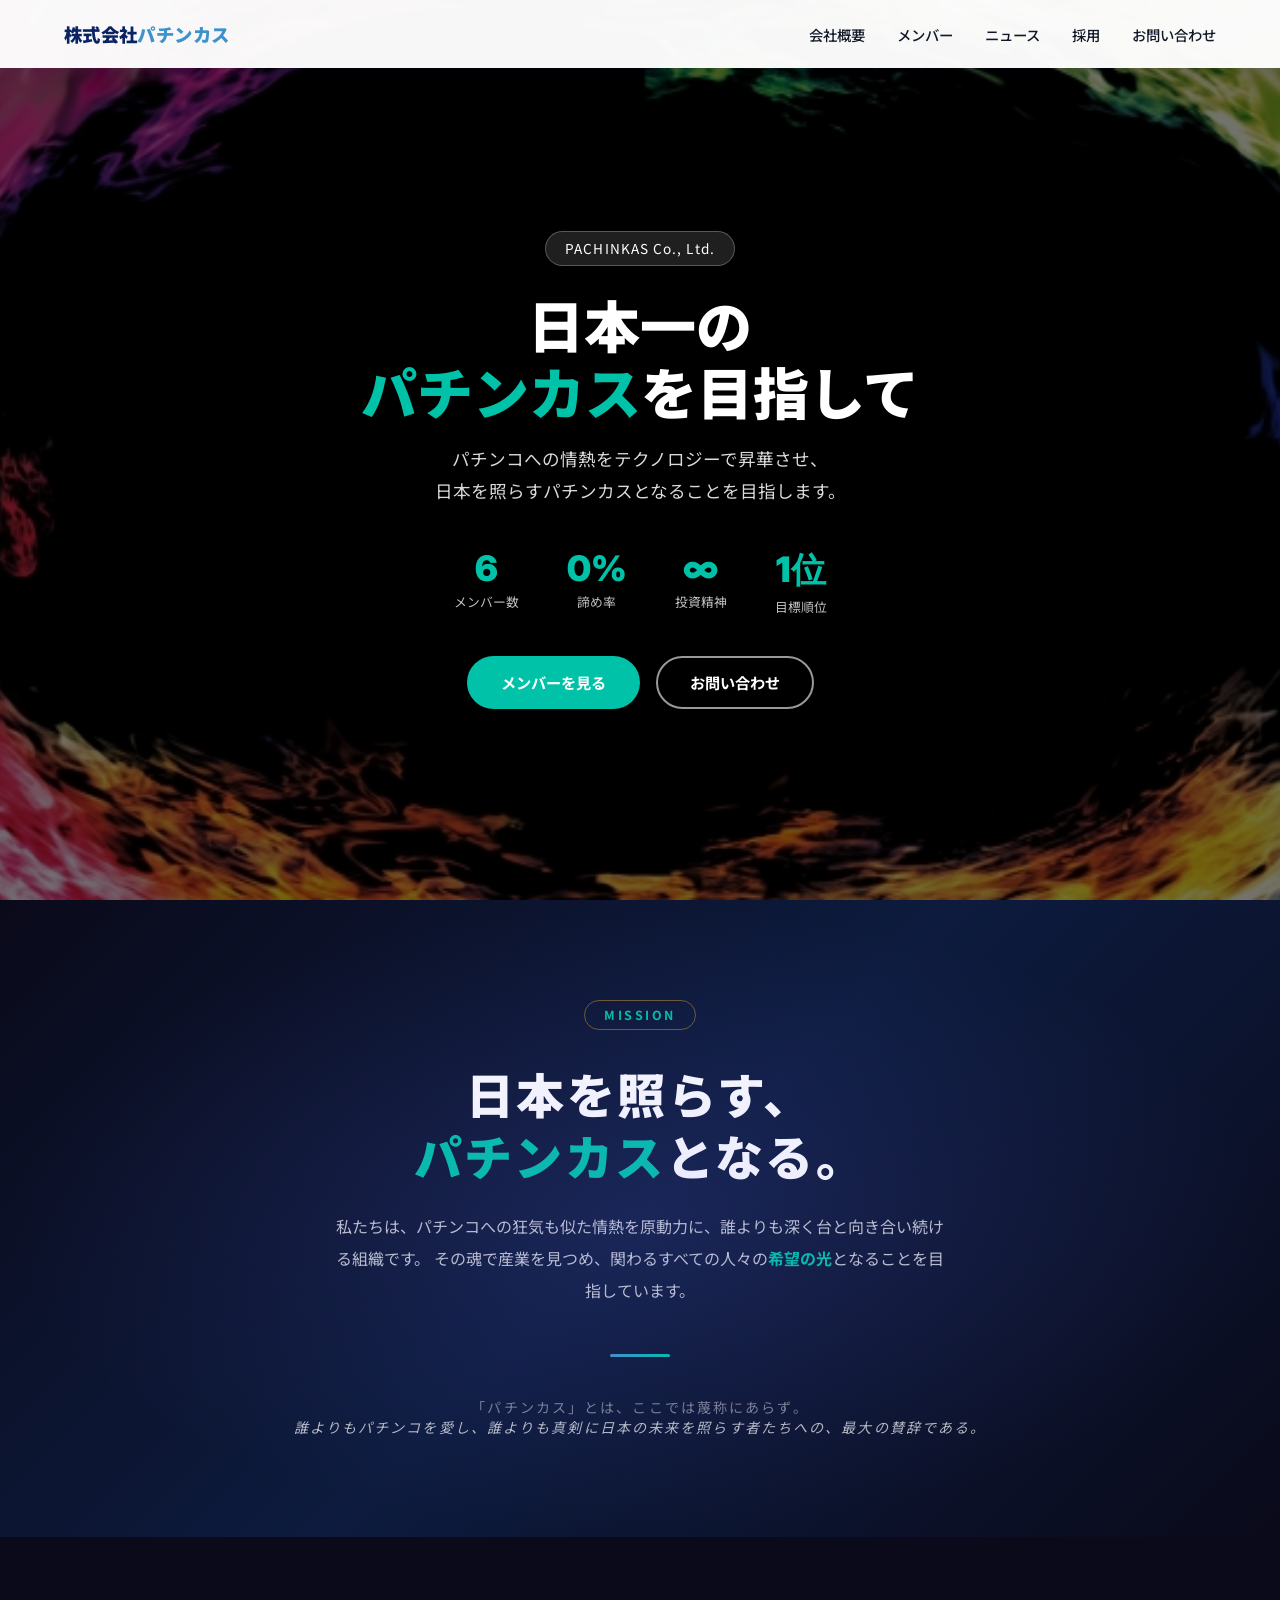
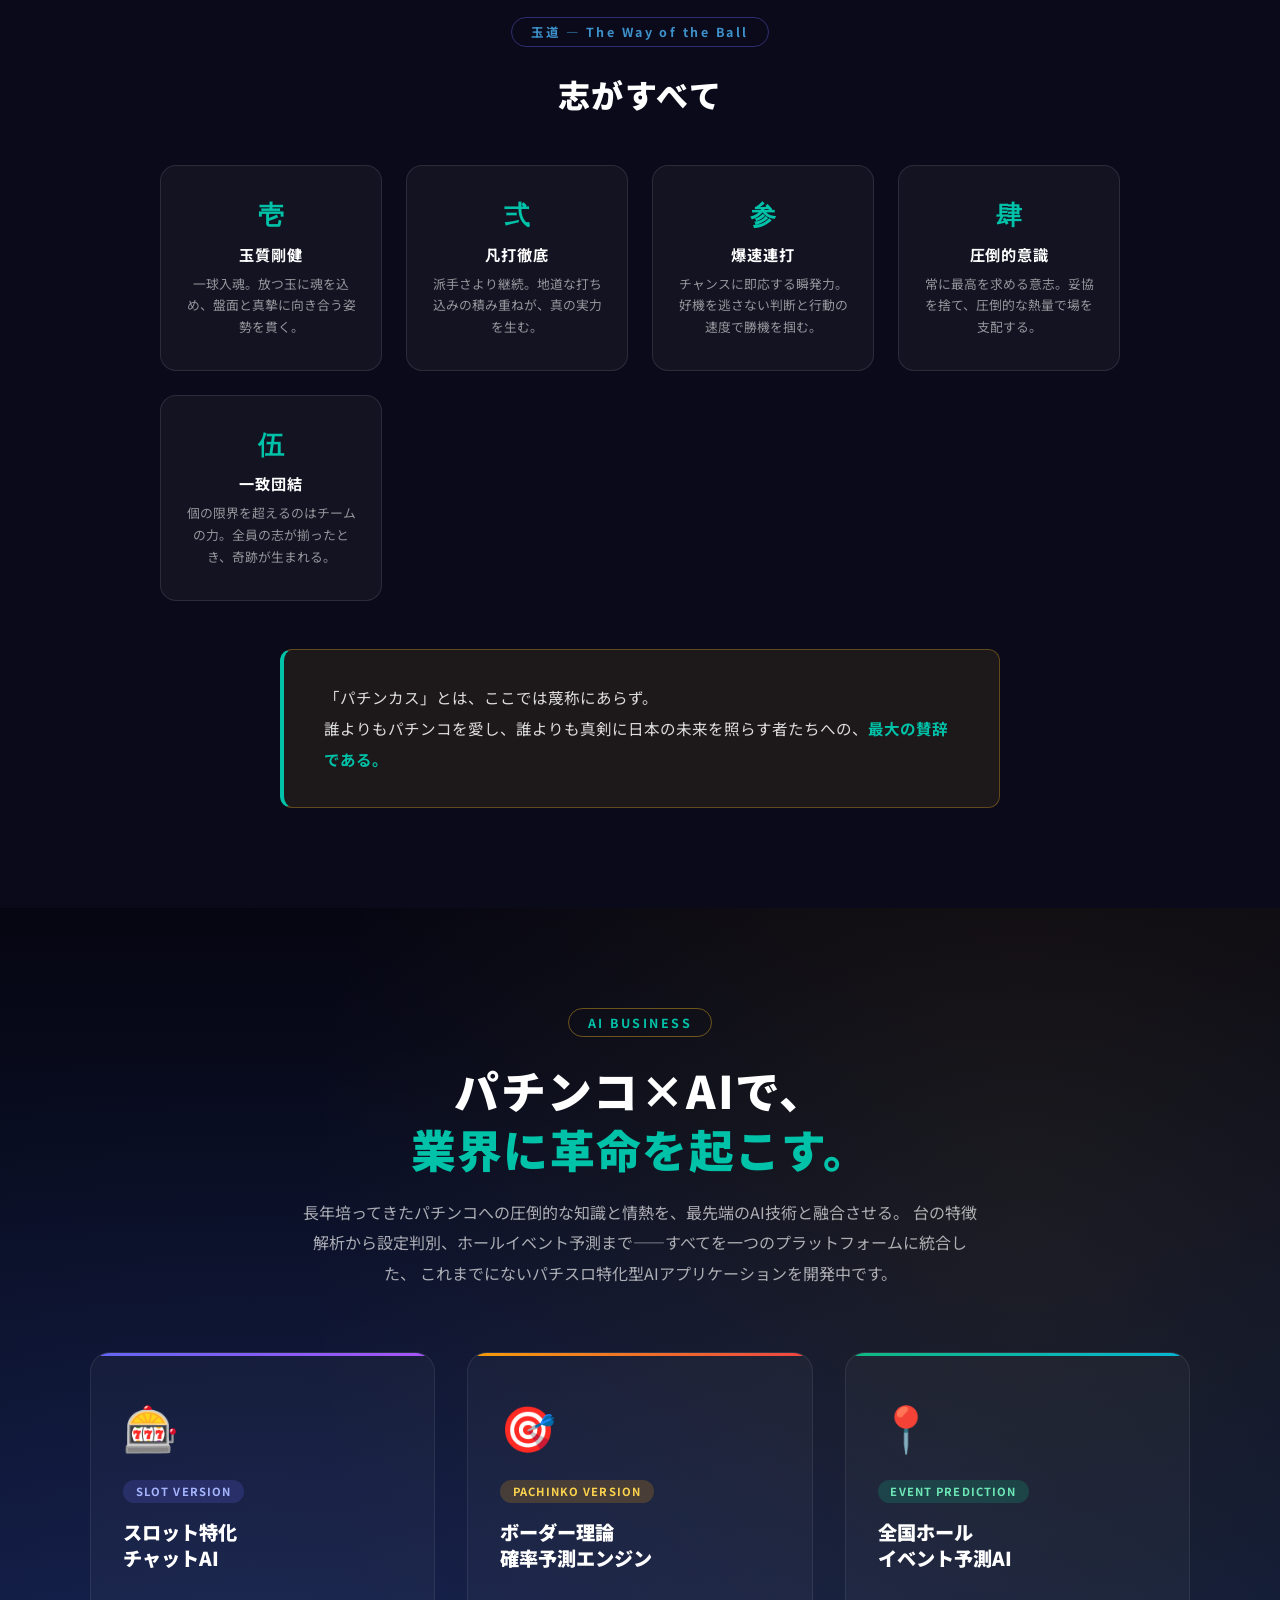
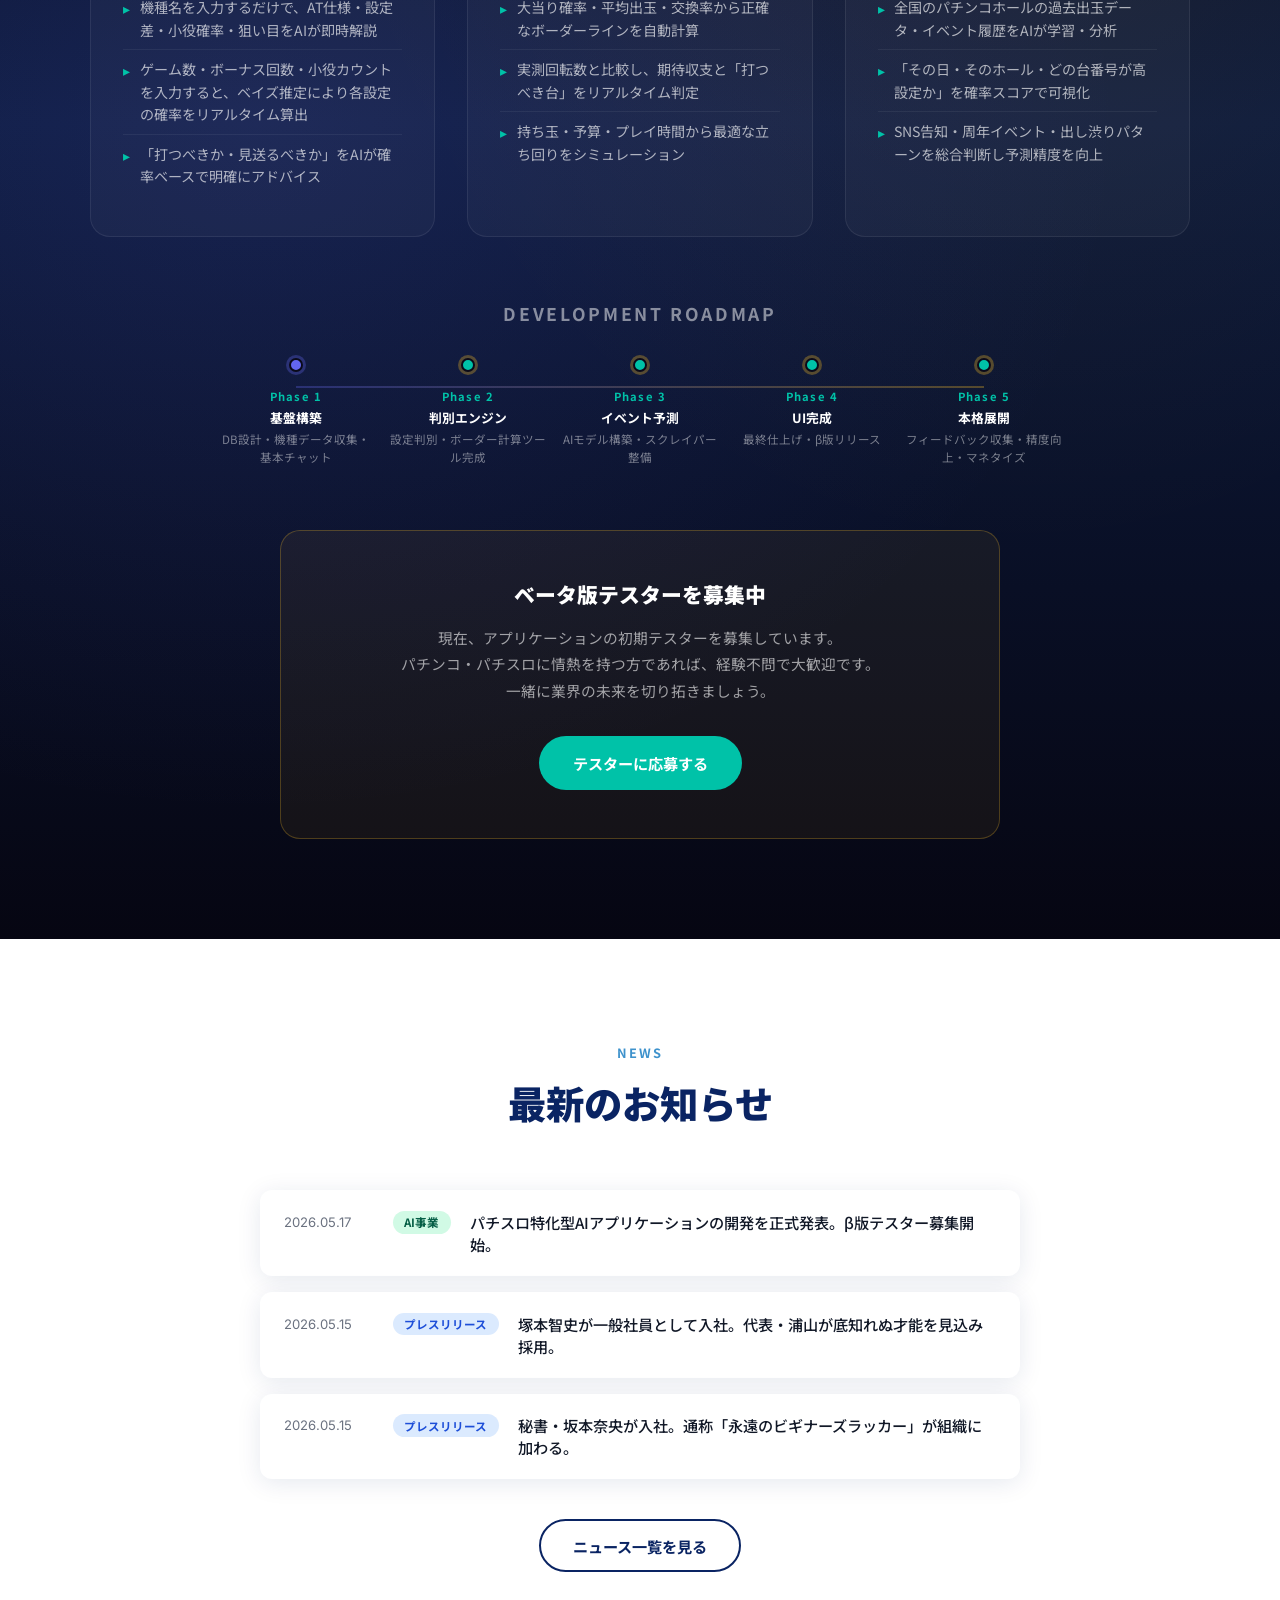
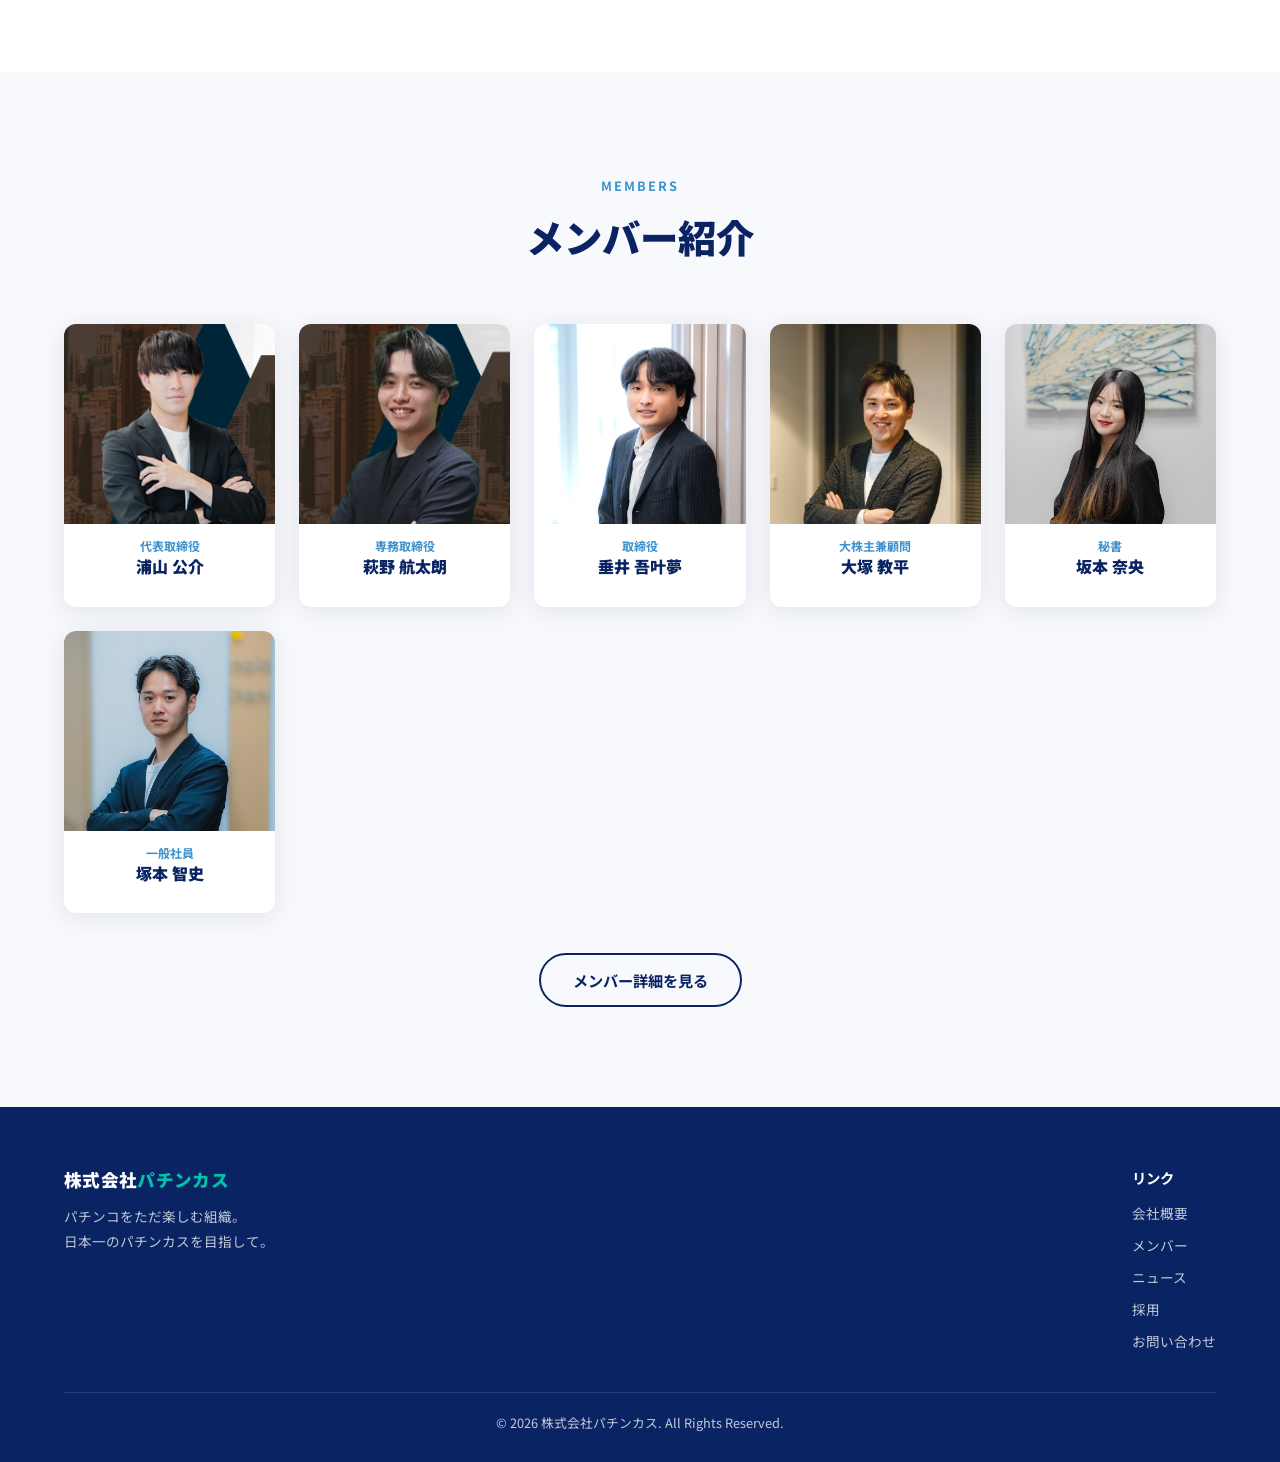
<file: index.html>
<!DOCTYPE html>
<html lang="ja">
<head>
  <meta charset="UTF-8">
  <meta name="viewport" content="width=device-width, initial-scale=1.0">
  <title>株式会社パチンカス | 日本一のパチンカス</title>
  <link rel="stylesheet" href="common.css">
  <style>
    /* ===== 使命セクション ===== */
    #mission {
      background: linear-gradient(135deg, #0a0a1a 0%, #0d1b3e 50%, #0a0a1a 100%);
      color: #fff;
      padding: 100px 5vw;
      text-align: center;
      position: relative;
      overflow: hidden;
    }
    #mission::before {
      content: '';
      position: absolute;
      inset: 0;
      background: radial-gradient(ellipse at center, rgba(99,102,241,0.15) 0%, transparent 70%);
      pointer-events: none;
    }
    .mission-label {
      display: inline-block;
      font-size: 0.78rem;
      font-weight: 700;
      letter-spacing: 0.2em;
      text-transform: uppercase;
      color: var(--accent2);
      border: 1px solid rgba(251,191,36,0.4);
      padding: 0.3rem 1.2rem;
      border-radius: 50px;
      margin-bottom: 2rem;
    }
    .mission-title {
      font-size: clamp(1.8rem, 4vw, 3rem);
      font-weight: 900;
      line-height: 1.3;
      margin-bottom: 1.5rem;
      letter-spacing: 0.05em;
    }
    .mission-title span { color: var(--accent2); }
    .mission-sub {
      font-size: 1rem;
      line-height: 2;
      color: rgba(255,255,255,0.75);
      max-width: 620px;
      margin: 0 auto 3rem;
    }
    .mission-divider {
      width: 60px;
      height: 3px;
      background: linear-gradient(90deg, var(--accent), var(--accent2));
      margin: 2.5rem auto;
      border-radius: 2px;
    }

    /* ===== 玉道セクション ===== */
    #tamado {
      background: #0a0a1a;
      color: #fff;
      padding: 80px 5vw 100px;
      text-align: center;
      position: relative;
    }
    .tamado-label {
      display: inline-block;
      font-size: 0.78rem;
      font-weight: 700;
      letter-spacing: 0.2em;
      color: var(--accent);
      border: 1px solid rgba(99,102,241,0.4);
      padding: 0.3rem 1.2rem;
      border-radius: 50px;
      margin-bottom: 1.5rem;
    }
    .tamado-heading {
      font-size: clamp(1.4rem, 3vw, 2rem);
      font-weight: 900;
      margin-bottom: 3rem;
      letter-spacing: 0.05em;
    }
    .tamado-grid {
      display: grid;
      grid-template-columns: repeat(auto-fit, minmax(180px, 1fr));
      gap: 1.5rem;
      max-width: 960px;
      margin: 0 auto 3rem;
    }
    .tamado-card {
      background: rgba(255,255,255,0.04);
      border: 1px solid rgba(255,255,255,0.1);
      border-radius: 16px;
      padding: 2rem 1.5rem;
      transition: background 0.3s, transform 0.3s;
    }
    .tamado-card:hover {
      background: rgba(99,102,241,0.15);
      transform: translateY(-6px);
    }
    .tamado-num {
      font-size: 1.6rem;
      font-weight: 900;
      color: var(--accent2);
      margin-bottom: 0.6rem;
      font-family: 'Inter', sans-serif;
    }
    .tamado-card h4 {
      font-size: 0.95rem;
      font-weight: 700;
      color: #fff;
      margin-bottom: 0.5rem;
      letter-spacing: 0.05em;
    }
    .tamado-card p {
      font-size: 0.8rem;
      color: rgba(255,255,255,0.55);
      line-height: 1.7;
    }
    .tamado-quote {
      max-width: 720px;
      margin: 0 auto;
      background: rgba(251,191,36,0.08);
      border: 1px solid rgba(251,191,36,0.3);
      border-left: 4px solid var(--accent2);
      border-radius: 12px;
      padding: 2rem 2.5rem;
      text-align: left;
    }
    .tamado-quote p {
      font-size: 0.97rem;
      line-height: 2;
      color: rgba(255,255,255,0.85);
    }
    .tamado-quote strong { color: var(--accent2); }

    /* ===== AI事業セクション ===== */
    #ai-business {
      background: linear-gradient(180deg, #060612 0%, #0d1b3e 50%, #060612 100%);
      color: #fff;
      padding: 100px 5vw;
      position: relative;
      overflow: hidden;
    }
    #ai-business::before {
      content: '';
      position: absolute;
      inset: 0;
      background:
        radial-gradient(ellipse at 20% 50%, rgba(99,102,241,0.12) 0%, transparent 60%),
        radial-gradient(ellipse at 80% 20%, rgba(251,191,36,0.08) 0%, transparent 50%);
      pointer-events: none;
    }
    .ai-section-label {
      display: inline-block;
      font-size: 0.78rem;
      font-weight: 700;
      letter-spacing: 0.2em;
      text-transform: uppercase;
      color: var(--accent2);
      border: 1px solid rgba(251,191,36,0.4);
      padding: 0.3rem 1.2rem;
      border-radius: 50px;
      margin-bottom: 1.5rem;
    }
    .ai-title {
      font-size: clamp(1.8rem, 4vw, 2.8rem);
      font-weight: 900;
      line-height: 1.3;
      margin-bottom: 1.2rem;
      letter-spacing: 0.03em;
    }
    .ai-title span { color: var(--accent2); }
    .ai-subtitle {
      font-size: 1rem;
      color: rgba(255,255,255,0.65);
      line-height: 1.9;
      max-width: 680px;
      margin: 0 auto 4rem;
    }
    .ai-features-grid {
      display: grid;
      grid-template-columns: repeat(auto-fit, minmax(280px, 1fr));
      gap: 2rem;
      max-width: 1100px;
      margin: 0 auto 4rem;
      position: relative;
      z-index: 1;
    }
    .ai-feature-card {
      background: rgba(255,255,255,0.03);
      border: 1px solid rgba(255,255,255,0.08);
      border-radius: 20px;
      padding: 2.5rem 2rem;
      transition: all 0.35s ease;
      position: relative;
      overflow: hidden;
    }
    .ai-feature-card::before {
      content: '';
      position: absolute;
      top: 0; left: 0; right: 0;
      height: 3px;
      border-radius: 20px 20px 0 0;
    }
    .ai-feature-card.slot::before  { background: linear-gradient(90deg, #6366f1, #a855f7); }
    .ai-feature-card.pachinko::before { background: linear-gradient(90deg, #f59e0b, #ef4444); }
    .ai-feature-card.event::before  { background: linear-gradient(90deg, #10b981, #06b6d4); }
    .ai-feature-card:hover {
      background: rgba(255,255,255,0.06);
      transform: translateY(-8px);
      border-color: rgba(255,255,255,0.2);
    }
    .ai-card-icon {
      font-size: 2.8rem;
      margin-bottom: 1.2rem;
      display: block;
    }
    .ai-card-tag {
      display: inline-block;
      font-size: 0.7rem;
      font-weight: 700;
      letter-spacing: 0.1em;
      padding: 0.2rem 0.8rem;
      border-radius: 50px;
      margin-bottom: 1rem;
    }
    .tag-slot     { background: rgba(99,102,241,0.2); color: #a5b4fc; }
    .tag-pachinko { background: rgba(245,158,11,0.2); color: #fcd34d; }
    .tag-event    { background: rgba(16,185,129,0.2); color: #6ee7b7; }
    .ai-feature-card h3 {
      font-size: 1.2rem;
      font-weight: 900;
      color: #fff;
      margin-bottom: 1rem;
      line-height: 1.4;
    }
    .ai-feature-card ul {
      list-style: none;
      padding: 0;
      margin: 0;
    }
    .ai-feature-card ul li {
      font-size: 0.88rem;
      color: rgba(255,255,255,0.65);
      padding: 0.5rem 0;
      border-bottom: 1px solid rgba(255,255,255,0.06);
      display: flex;
      align-items: flex-start;
      gap: 0.6rem;
      line-height: 1.6;
    }
    .ai-feature-card ul li:last-child { border-bottom: none; }
    .ai-feature-card ul li::before {
      content: '▸';
      color: var(--accent2);
      flex-shrink: 0;
      margin-top: 1px;
    }
    .ai-roadmap {
      max-width: 860px;
      margin: 0 auto 4rem;
      position: relative;
      z-index: 1;
    }
    .ai-roadmap-title {
      font-size: 1.1rem;
      font-weight: 700;
      color: rgba(255,255,255,0.5);
      letter-spacing: 0.15em;
      text-transform: uppercase;
      margin-bottom: 2rem;
      text-align: center;
    }
    .roadmap-steps {
      display: grid;
      grid-template-columns: repeat(auto-fit, minmax(150px, 1fr));
      gap: 0;
      position: relative;
    }
    .roadmap-steps::before {
      content: '';
      position: absolute;
      top: 28px;
      left: 10%;
      right: 10%;
      height: 2px;
      background: linear-gradient(90deg, rgba(99,102,241,0.3), rgba(251,191,36,0.3));
    }
    .roadmap-step {
      text-align: center;
      padding: 0 0.5rem;
      position: relative;
    }
    .roadmap-dot {
      width: 14px;
      height: 14px;
      border-radius: 50%;
      background: var(--accent2);
      margin: 0 auto 1rem;
      border: 2px solid #0a0a1a;
      box-shadow: 0 0 0 3px rgba(251,191,36,0.3);
      position: relative;
      z-index: 1;
    }
    .roadmap-step.done .roadmap-dot { background: #6366f1; box-shadow: 0 0 0 3px rgba(99,102,241,0.3); }
    .roadmap-phase {
      font-size: 0.7rem;
      font-weight: 700;
      color: var(--accent2);
      letter-spacing: 0.1em;
      margin-bottom: 0.3rem;
    }
    .roadmap-step h4 {
      font-size: 0.8rem;
      font-weight: 700;
      color: #fff;
      margin-bottom: 0.3rem;
      line-height: 1.4;
    }
    .roadmap-step p {
      font-size: 0.72rem;
      color: rgba(255,255,255,0.45);
      line-height: 1.5;
    }
    .ai-cta-box {
      max-width: 720px;
      margin: 0 auto;
      background: rgba(251,191,36,0.06);
      border: 1px solid rgba(251,191,36,0.25);
      border-radius: 20px;
      padding: 3rem;
      text-align: center;
      position: relative;
      z-index: 1;
    }
    .ai-cta-box h3 {
      font-size: 1.3rem;
      font-weight: 900;
      color: #fff;
      margin-bottom: 1rem;
    }
    .ai-cta-box p {
      font-size: 0.92rem;
      color: rgba(255,255,255,0.6);
      line-height: 1.8;
      margin-bottom: 2rem;
    }
  </style>
</head>
<body>

<header>
  <a href="index.html" class="logo">株式会社<span>パチンカス</span></a>
  <div class="hamburger" id="hamburger"><span></span><span></span><span></span></div>
  <nav id="nav">
    <ul>
      <li><a href="about.html">会社概要</a></li>
      <li><a href="members.html">メンバー</a></li>
      <li><a href="news.html">ニュース</a></li>
      <li><a href="recruit.html">採用</a></li>
      <li><a href="contact.html">お問い合わせ</a></li>
    </ul>
  </nav>
</header>

<!-- HERO -->
<section id="hero" style="
  min-height:100vh; display:flex; align-items:center; justify-content:center;
  background-image: url('hero-bg.jpg');
  background-size: cover;
  background-position: center;
  background-repeat: no-repeat;
  color:#fff; text-align:center; padding:120px 5vw 80px;
  position: relative;">
  <div style="position:absolute; inset:0; background:rgba(0,0,0,0.55);"></div>
  <div style="position:relative; z-index:1; max-width:800px;">
    <div style="display:inline-block; background:rgba(255,255,255,0.12); border:1px solid rgba(255,255,255,0.25); border-radius:50px; padding:0.4rem 1.2rem; font-size:0.85rem; margin-bottom:1.5rem; letter-spacing:0.08em;">PACHINKAS Co., Ltd.</div>
    <h1 style="font-size:clamp(2rem,5vw,3.5rem); font-weight:900; line-height:1.2; margin-bottom:1.2rem;">日本一の<br><span style="color:var(--accent2)">パチンカス</span>を目指して</h1>
    <p style="font-size:1.1rem; opacity:0.85; margin-bottom:2.5rem; line-height:1.8;">パチンコへの情熱をテクノロジーで昇華させ、<br>日本を照らすパチンカスとなることを目指します。</p>
    <div style="display:flex; justify-content:center; gap:3rem; flex-wrap:wrap; margin-bottom:2.5rem;">
      <div style="text-align:center;"><div style="font-size:2.2rem; font-weight:900; color:var(--accent2); font-family:'Inter',sans-serif;">6</div><div style="font-size:0.8rem; opacity:0.75; margin-top:0.2rem;">メンバー数</div></div>
      <div style="text-align:center;"><div style="font-size:2.2rem; font-weight:900; color:var(--accent2); font-family:'Inter',sans-serif;">0%</div><div style="font-size:0.8rem; opacity:0.75; margin-top:0.2rem;">諦め率</div></div>
      <div style="text-align:center;"><div style="font-size:2.2rem; font-weight:900; color:var(--accent2); font-family:'Inter',sans-serif;">∞</div><div style="font-size:0.8rem; opacity:0.75; margin-top:0.2rem;">投資精神</div></div>
      <div style="text-align:center;"><div style="font-size:2.2rem; font-weight:900; color:var(--accent2); font-family:'Inter',sans-serif;">1位</div><div style="font-size:0.8rem; opacity:0.75; margin-top:0.2rem;">目標順位</div></div>
    </div>
    <div style="display:flex; gap:1rem; justify-content:center; flex-wrap:wrap;">
      <a href="members.html" class="btn btn-primary">メンバーを見る</a>
      <a href="contact.html" class="btn btn-outline" style="color:#fff; border-color:rgba(255,255,255,0.6);">お問い合わせ</a>
    </div>
  </div>
</section>

<!-- 使命 -->
<section id="mission">
  <div class="mission-label fade-in">Mission</div>
  <h2 class="mission-title fade-in">日本を照らす、<br><span>パチンカス</span>となる。</h2>
  <p class="mission-sub fade-in">
    私たちは、パチンコへの狂気も似た情熱を原動力に、誰よりも深く台と向き合い続ける組織です。
    その魂で産業を見つめ、関わるすべての人々の<strong style="color:var(--accent2)">希望の光</strong>となることを目指しています。
  </p>
  <div class="mission-divider fade-in"></div>
  <p class="fade-in" style="font-size:0.88rem; color:rgba(255,255,255,0.45); letter-spacing:0.15em;">
    「パチンカス」とは、ここでは蔑称にあらず。<br>
    <span style="color:rgba(255,255,255,0.7); font-style:italic;">誰よりもパチンコを愛し、誰よりも真剣に日本の未来を照らす者たちへの、最大の賛辞である。</span>
  </p>
</section>

<!-- 玉道 -->
<section id="tamado">
  <div class="tamado-label fade-in">玉道 — The Way of the Ball</div>
  <h2 class="tamado-heading fade-in">志がすべて</h2>
  <div class="tamado-grid">
    <div class="tamado-card fade-in">
      <div class="tamado-num">壱</div>
      <h4>玉質剛健</h4>
      <p>一球入魂。放つ玉に魂を込め、盤面と真摯に向き合う姿勢を貫く。</p>
    </div>
    <div class="tamado-card fade-in" style="transition-delay:0.08s;">
      <div class="tamado-num">弍</div>
      <h4>凡打徹底</h4>
      <p>派手さより継続。地道な打ち込みの積み重ねが、真の実力を生む。</p>
    </div>
    <div class="tamado-card fade-in" style="transition-delay:0.16s;">
      <div class="tamado-num">参</div>
      <h4>爆速連打</h4>
      <p>チャンスに即応する瞬発力。好機を逃さない判断と行動の速度で勝機を掴む。</p>
    </div>
    <div class="tamado-card fade-in" style="transition-delay:0.24s;">
      <div class="tamado-num">肆</div>
      <h4>圧倒的意識</h4>
      <p>常に最高を求める意志。妥協を捨て、圧倒的な熱量で場を支配する。</p>
    </div>
    <div class="tamado-card fade-in" style="transition-delay:0.32s;">
      <div class="tamado-num">伍</div>
      <h4>一致団結</h4>
      <p>個の限界を超えるのはチームの力。全員の志が揃ったとき、奇跡が生まれる。</p>
    </div>
  </div>
  <div class="tamado-quote fade-in">
    <p>
      「パチンカス」とは、ここでは蔑称にあらず。<br>
      誰よりもパチンコを愛し、誰よりも真剣に日本の未来を照らす者たちへの、<strong>最大の賛辞である。</strong>
    </p>
  </div>
</section>

<!-- AI事業 -->
<section id="ai-business">
  <div style="text-align:center; position:relative; z-index:1;">
    <div class="ai-section-label fade-in">AI Business</div>
    <h2 class="ai-title fade-in">パチンコ×AIで、<br><span>業界に革命を起こす。</span></h2>
    <p class="ai-subtitle fade-in">
      長年培ってきたパチンコへの圧倒的な知識と情熱を、最先端のAI技術と融合させる。
      台の特徴解析から設定判別、ホールイベント予測まで——すべてを一つのプラットフォームに統合した、
      これまでにないパチスロ特化型AIアプリケーションを開発中です。
    </p>
  </div>

  <div class="ai-features-grid">
    <!-- スロット -->
    <div class="ai-feature-card slot fade-in">
      <span class="ai-card-icon">🎰</span>
      <span class="ai-card-tag tag-slot">SLOT VERSION</span>
      <h3>スロット特化<br>チャットAI</h3>
      <ul>
        <li>機種名を入力するだけで、AT仕様・設定差・小役確率・狙い目をAIが即時解説</li>
        <li>ゲーム数・ボーナス回数・小役カウントを入力すると、ベイズ推定により各設定の確率をリアルタイム算出</li>
        <li>「打つべきか・見送るべきか」をAIが確率ベースで明確にアドバイス</li>
      </ul>
    </div>
    <!-- パチンコ -->
    <div class="ai-feature-card pachinko fade-in" style="transition-delay:0.1s;">
      <span class="ai-card-icon">🎯</span>
      <span class="ai-card-tag tag-pachinko">PACHINKO VERSION</span>
      <h3>ボーダー理論<br>確率予測エンジン</h3>
      <ul>
        <li>大当り確率・平均出玉・交換率から正確なボーダーラインを自動計算</li>
        <li>実測回転数と比較し、期待収支と「打つべき台」をリアルタイム判定</li>
        <li>持ち玉・予算・プレイ時間から最適な立ち回りをシミュレーション</li>
      </ul>
    </div>
    <!-- イベント -->
    <div class="ai-feature-card event fade-in" style="transition-delay:0.2s;">
      <span class="ai-card-icon">📍</span>
      <span class="ai-card-tag tag-event">EVENT PREDICTION</span>
      <h3>全国ホール<br>イベント予測AI</h3>
      <ul>
        <li>全国のパチンコホールの過去出玉データ・イベント履歴をAIが学習・分析</li>
        <li>「その日・そのホール・どの台番号が高設定か」を確率スコアで可視化</li>
        <li>SNS告知・周年イベント・出し渋りパターンを総合判断し予測精度を向上</li>
      </ul>
    </div>
  </div>

  <!-- ロードマップ -->
  <div class="ai-roadmap fade-in">
    <div class="ai-roadmap-title">Development Roadmap</div>
    <div class="roadmap-steps">
      <div class="roadmap-step">
        <div class="roadmap-dot" style="background:#6366f1; box-shadow:0 0 0 3px rgba(99,102,241,0.3);"></div>
        <div class="roadmap-phase">Phase 1</div>
        <h4>基盤構築</h4>
        <p>DB設計・機種データ収集・基本チャット</p>
      </div>
      <div class="roadmap-step">
        <div class="roadmap-dot"></div>
        <div class="roadmap-phase">Phase 2</div>
        <h4>判別エンジン</h4>
        <p>設定判別・ボーダー計算ツール完成</p>
      </div>
      <div class="roadmap-step">
        <div class="roadmap-dot"></div>
        <div class="roadmap-phase">Phase 3</div>
        <h4>イベント予測</h4>
        <p>AIモデル構築・スクレイパー整備</p>
      </div>
      <div class="roadmap-step">
        <div class="roadmap-dot"></div>
        <div class="roadmap-phase">Phase 4</div>
        <h4>UI完成</h4>
        <p>最終仕上げ・β版リリース</p>
      </div>
      <div class="roadmap-step">
        <div class="roadmap-dot"></div>
        <div class="roadmap-phase">Phase 5</div>
        <h4>本格展開</h4>
        <p>フィードバック収集・精度向上・マネタイズ</p>
      </div>
    </div>
  </div>

  <!-- CTAボックス -->
  <div class="ai-cta-box fade-in">
    <h3>ベータ版テスターを募集中</h3>
    <p>
      現在、アプリケーションの初期テスターを募集しています。<br>
      パチンコ・パチスロに情熱を持つ方であれば、経験不問で大歓迎です。<br>
      一緒に業界の未来を切り拓きましょう。
    </p>
    <a href="contact.html" class="btn btn-primary">テスターに応募する</a>
  </div>
</section>

<!-- NEWS PICKUP -->
<section>
  <div class="section-header fade-in">
    <span class="section-label">News</span>
    <h2>最新のお知らせ</h2>
  </div>
  <div style="max-width:760px; margin:0 auto; display:flex; flex-direction:column; gap:1rem;">
    <div class="fade-in" style="display:flex; align-items:flex-start; gap:1.2rem; padding:1.3rem 1.5rem; background:#fff; border-radius:var(--radius); box-shadow:var(--shadow);">
      <span style="font-size:0.82rem; color:var(--gray); min-width:90px; font-family:'Inter',sans-serif; padding-top:3px;">2026.05.17</span>
      <span style="font-size:0.72rem; font-weight:700; padding:0.2rem 0.7rem; border-radius:50px; background:#d1fae5; color:#065f46; white-space:nowrap;">AI事業</span>
      <span style="font-size:0.95rem; font-weight:500;">パチスロ特化型AIアプリケーションの開発を正式発表。β版テスター募集開始。</span>
    </div>
    <div class="fade-in" style="display:flex; align-items:flex-start; gap:1.2rem; padding:1.3rem 1.5rem; background:#fff; border-radius:var(--radius); box-shadow:var(--shadow); transition-delay:0.05s;">
      <span style="font-size:0.82rem; color:var(--gray); min-width:90px; font-family:'Inter',sans-serif; padding-top:3px;">2026.05.15</span>
      <span style="font-size:0.72rem; font-weight:700; padding:0.2rem 0.7rem; border-radius:50px; background:#dbeafe; color:#1d4ed8; white-space:nowrap;">プレスリリース</span>
      <span style="font-size:0.95rem; font-weight:500;">塚本智史が一般社員として入社。代表・浦山が底知れぬ才能を見込み採用。</span>
    </div>
    <div class="fade-in" style="display:flex; align-items:flex-start; gap:1.2rem; padding:1.3rem 1.5rem; background:#fff; border-radius:var(--radius); box-shadow:var(--shadow); transition-delay:0.1s;">
      <span style="font-size:0.82rem; color:var(--gray); min-width:90px; font-family:'Inter',sans-serif; padding-top:3px;">2026.05.15</span>
      <span style="font-size:0.72rem; font-weight:700; padding:0.2rem 0.7rem; border-radius:50px; background:#dbeafe; color:#1d4ed8; white-space:nowrap;">プレスリリース</span>
      <span style="font-size:0.95rem; font-weight:500;">秘書・坂本奈央が入社。通称「永遠のビギナーズラッカー」が組織に加わる。</span>
    </div>
  </div>
  <div style="text-align:center; margin-top:2.5rem;">
    <a href="news.html" class="btn btn-outline">ニュース一覧を見る</a>
  </div>
</section>

<!-- MEMBERS PICKUP -->
<section>
  <div class="section-header fade-in">
    <span class="section-label">Members</span>
    <h2>メンバー紹介</h2>
  </div>
  <div style="display:grid; grid-template-columns:repeat(auto-fit,minmax(180px,1fr)); gap:1.5rem; max-width:1200px; margin:0 auto;">
    <div class="fade-in" style="background:#fff; border-radius:var(--radius); overflow:hidden; box-shadow:var(--shadow); text-align:center; padding-bottom:1rem;">
      <img src="urayama.jpg" alt="浦山公介" style="width:100%; height:200px; object-fit:cover; object-position:top;">
      <div style="padding:0.8rem;"><div style="font-size:0.75rem; color:var(--accent); font-weight:700;">代表取締役</div><div style="font-weight:900; color:var(--primary);">浦山 公介</div></div>
    </div>
    <div class="fade-in" style="background:#fff; border-radius:var(--radius); overflow:hidden; box-shadow:var(--shadow); text-align:center; padding-bottom:1rem; transition-delay:0.1s;">
      <img src="hagino.jpg" alt="萩野航太朗" style="width:100%; height:200px; object-fit:cover; object-position:top;">
      <div style="padding:0.8rem;"><div style="font-size:0.75rem; color:var(--accent); font-weight:700;">専務取締役</div><div style="font-weight:900; color:var(--primary);">萩野 航太朗</div></div>
    </div>
    <div class="fade-in" style="background:#fff; border-radius:var(--radius); overflow:hidden; box-shadow:var(--shadow); text-align:center; padding-bottom:1rem; transition-delay:0.2s;">
      <img src="tarui.jpg" alt="垂井吾叶夢" style="width:100%; height:200px; object-fit:cover; object-position:top;">
      <div style="padding:0.8rem;"><div style="font-size:0.75rem; color:var(--accent); font-weight:700;">取締役</div><div style="font-weight:900; color:var(--primary);">垂井 吾叶夢</div></div>
    </div>
    <div class="fade-in" style="background:#fff; border-radius:var(--radius); overflow:hidden; box-shadow:var(--shadow); text-align:center; padding-bottom:1rem; transition-delay:0.3s;">
      <img src="otsuka.jpg" alt="大塚教平" style="width:100%; height:200px; object-fit:cover; object-position:top;">
      <div style="padding:0.8rem;"><div style="font-size:0.75rem; color:var(--accent); font-weight:700;">大株主兼顧問</div><div style="font-weight:900; color:var(--primary);">大塚 教平</div></div>
    </div>
    <div class="fade-in" style="background:#fff; border-radius:var(--radius); overflow:hidden; box-shadow:var(--shadow); text-align:center; padding-bottom:1rem; transition-delay:0.4s;">
      <img src="sakamoto.jpg" alt="坂本奈央" style="width:100%; height:200px; object-fit:cover; object-position:top;">
      <div style="padding:0.8rem;"><div style="font-size:0.75rem; color:var(--accent); font-weight:700;">秘書</div><div style="font-weight:900; color:var(--primary);">坂本 奈央</div></div>
    </div>
    <div class="fade-in" style="background:#fff; border-radius:var(--radius); overflow:hidden; box-shadow:var(--shadow); text-align:center; padding-bottom:1rem; transition-delay:0.5s;">
      <img src="tsukamoto.jpg" alt="塚本智史" style="width:100%; height:200px; object-fit:cover; object-position:top;">
      <div style="padding:0.8rem;"><div style="font-size:0.75rem; color:var(--accent); font-weight:700;">一般社員</div><div style="font-weight:900; color:var(--primary);">塚本 智史</div></div>
    </div>
  </div>
  <div style="text-align:center; margin-top:2.5rem;">
    <a href="members.html" class="btn btn-outline">メンバー詳細を見る</a>
  </div>
</section>

<footer>
  <div class="footer-inner">
    <div class="footer-brand">
      <div class="logo">株式会社<span style="color:var(--accent2)">パチンカス</span></div>
      <p>パチンコをただ楽しむ組織。<br>日本一のパチンカスを目指して。</p>
    </div>
    <div class="footer-links">
      <h4>リンク</h4>
      <ul>
        <li><a href="about.html">会社概要</a></li>
        <li><a href="members.html">メンバー</a></li>
        <li><a href="news.html">ニュース</a></li>
        <li><a href="recruit.html">採用</a></li>
        <li><a href="contact.html">お問い合わせ</a></li>
      </ul>
    </div>
  </div>
  <div class="footer-bottom">© 2026 株式会社パチンカス. All Rights Reserved.</div>
</footer>

<button id="scroll-top">↑</button>
<script src="common.js"></script>
</body>
</html>
</file>
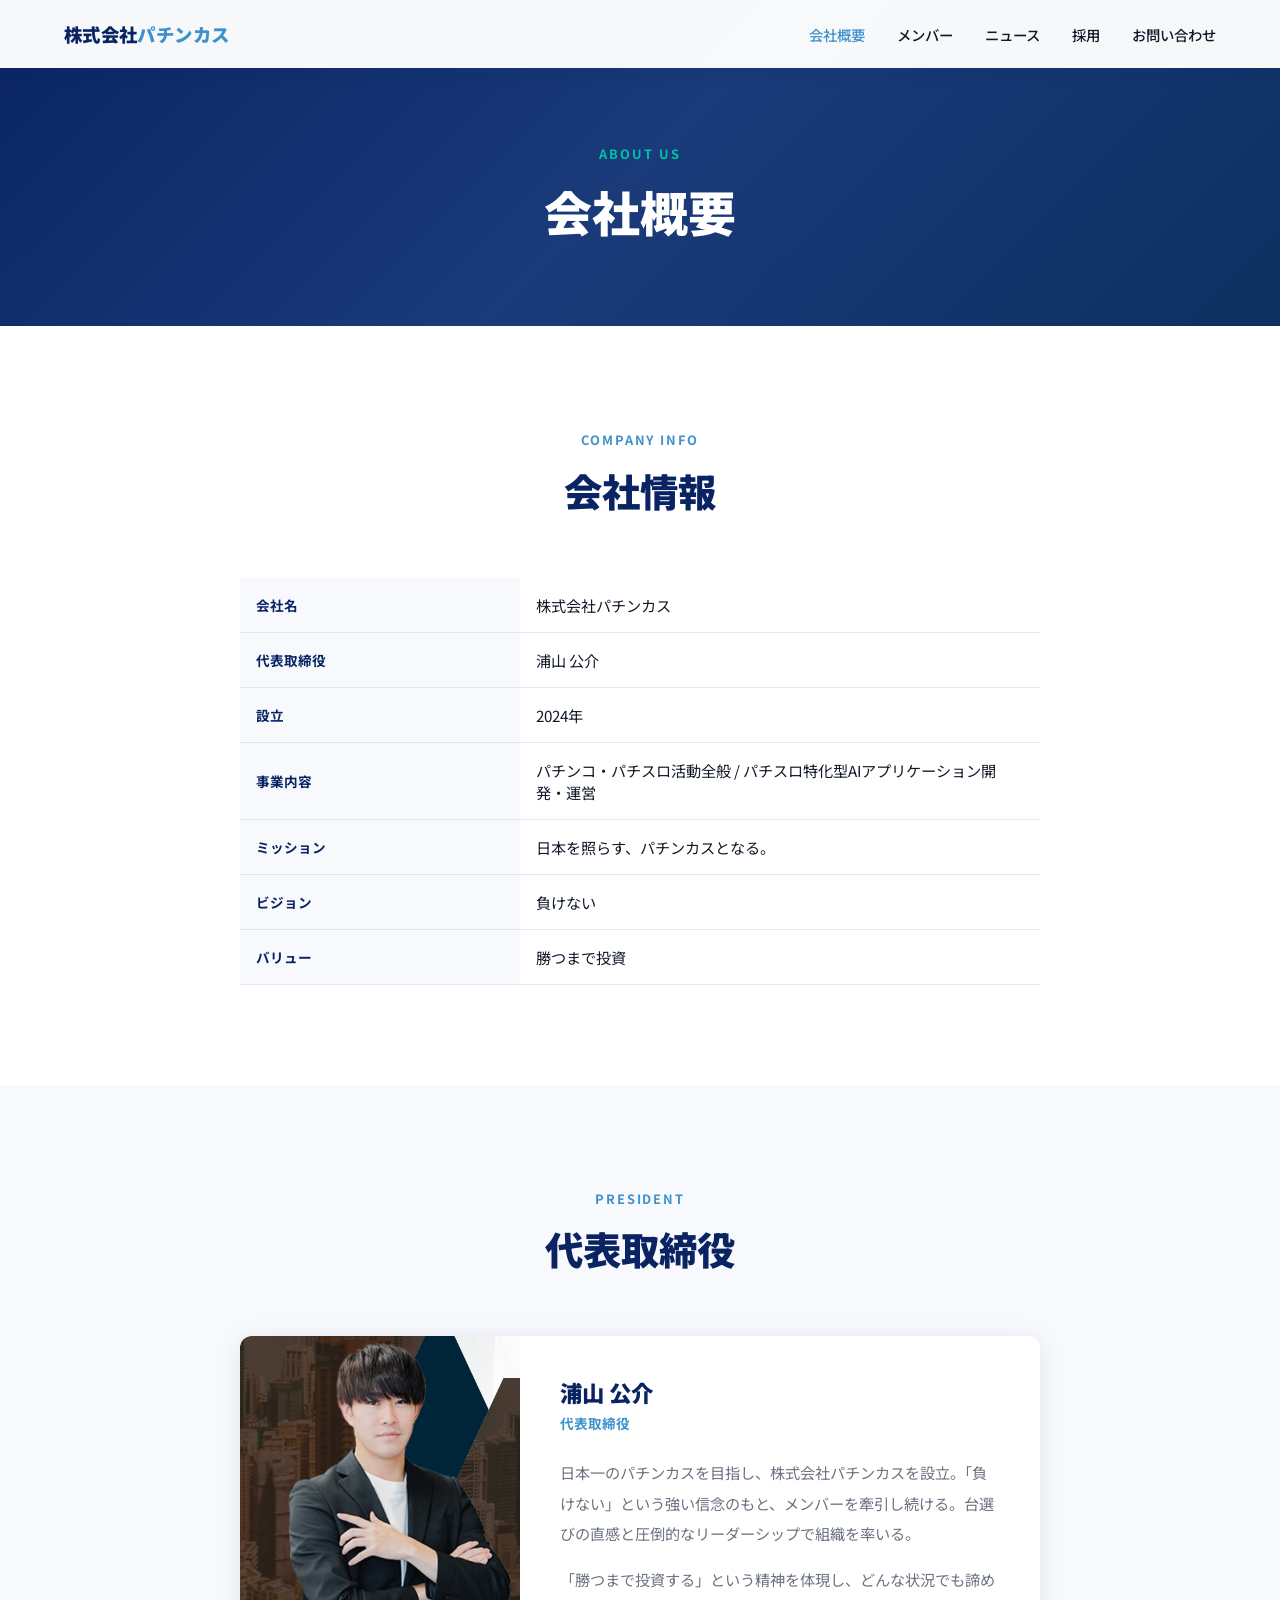
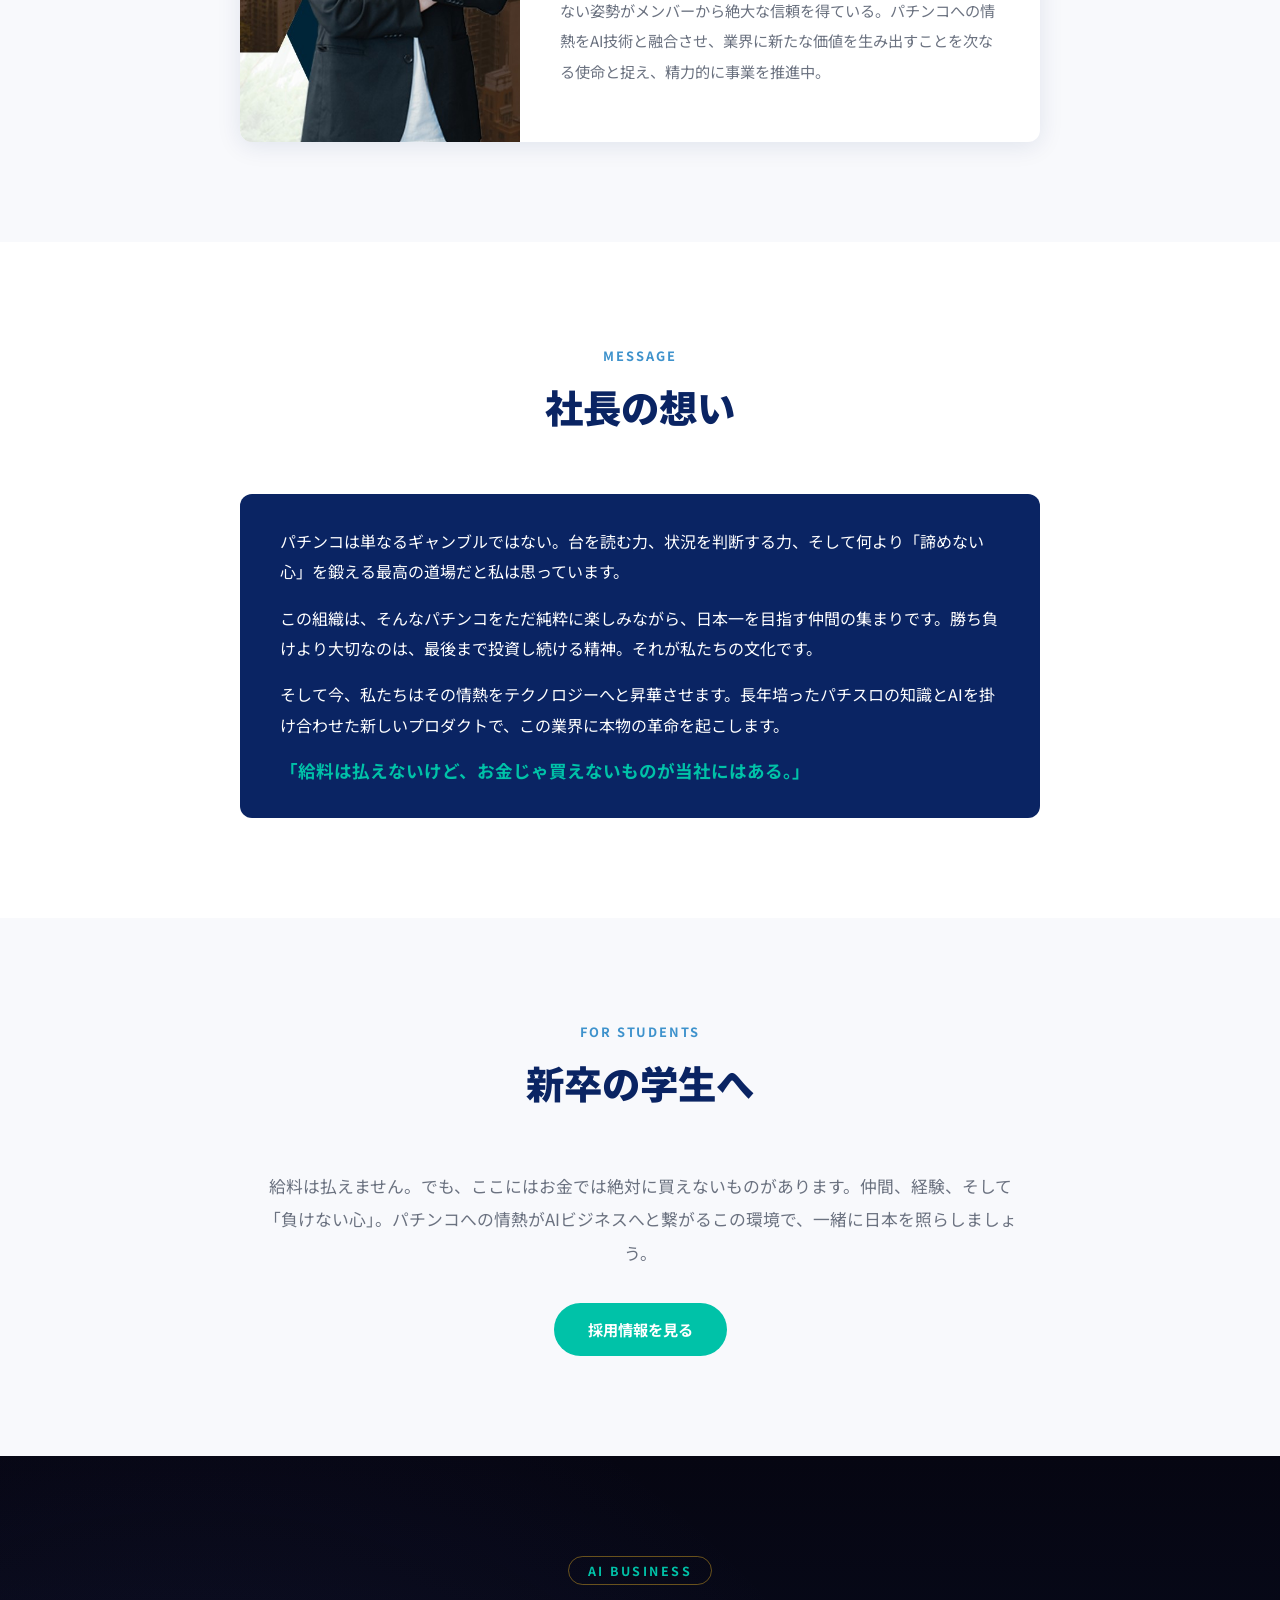
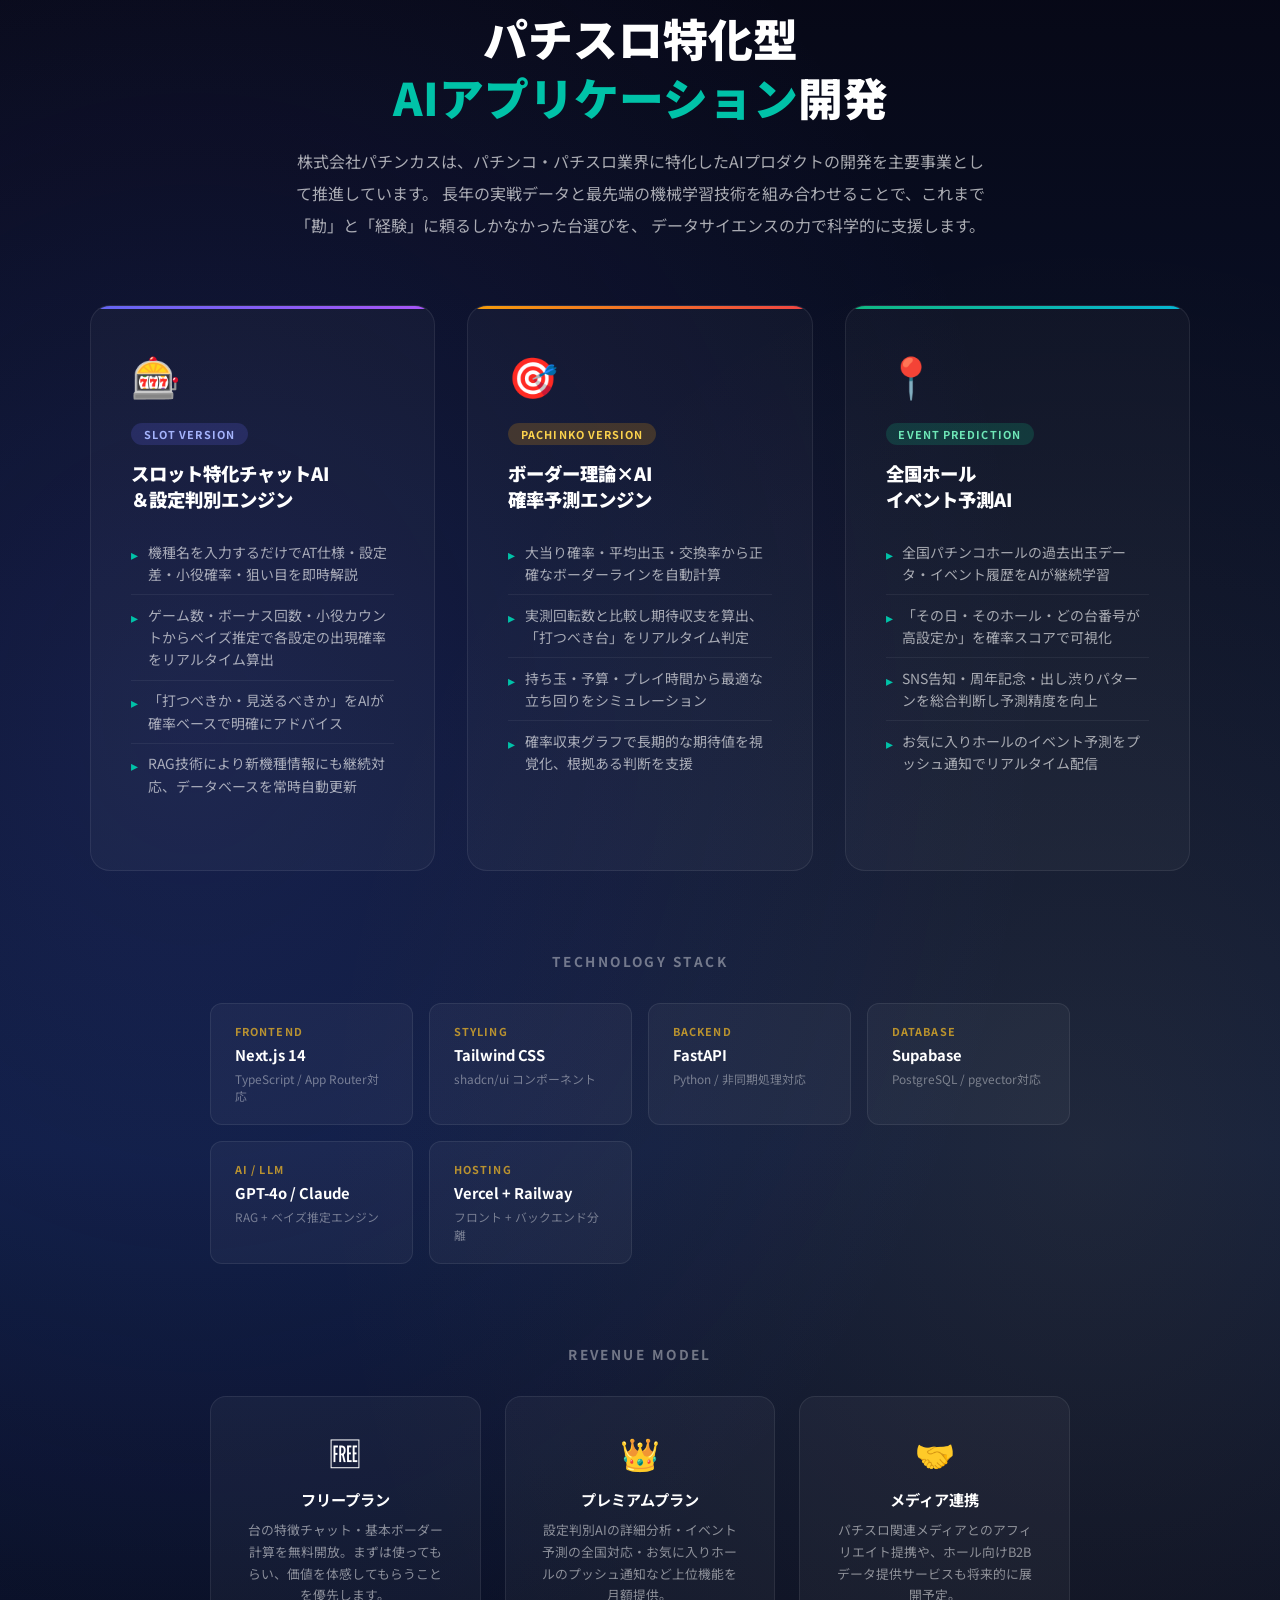
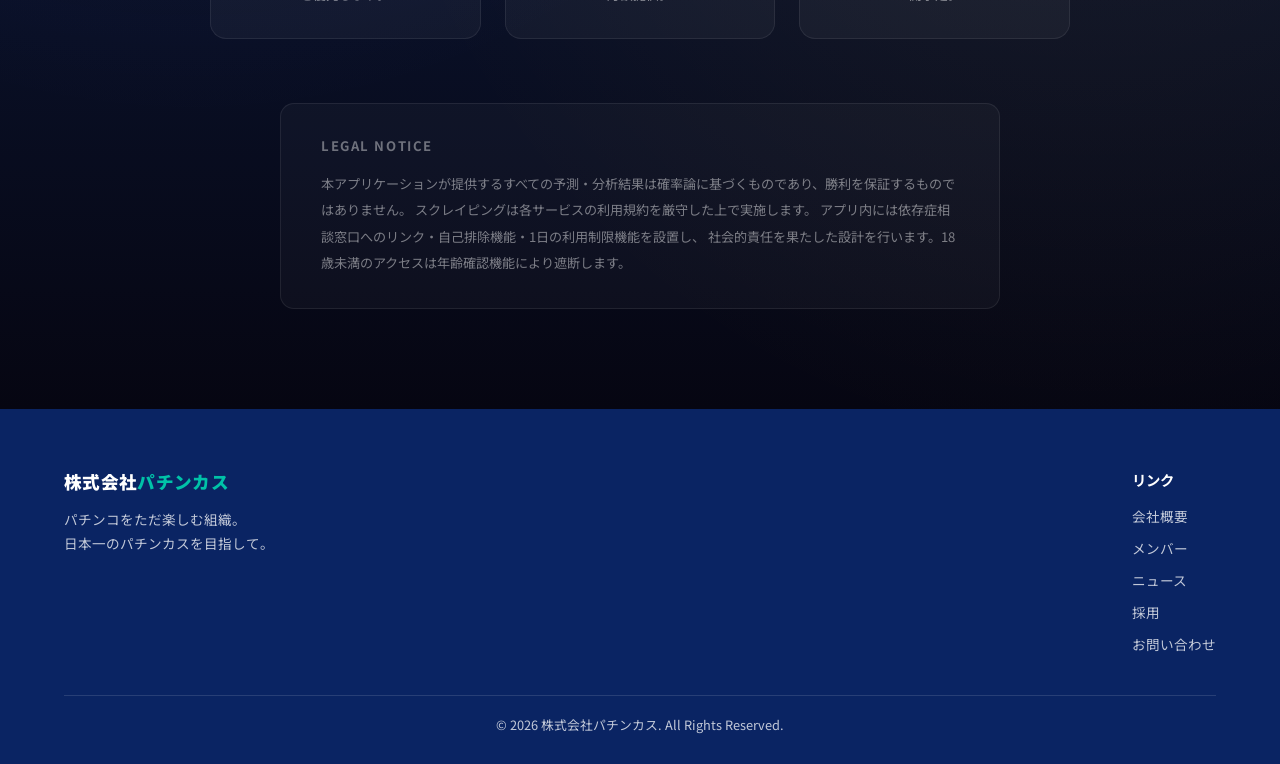
<file: about.html>
<!DOCTYPE html>
<html lang="ja">
<head>
  <meta charset="UTF-8">
  <meta name="viewport" content="width=device-width, initial-scale=1.0">
  <title>会社概要 | 株式会社パチンカス</title>
  <link rel="stylesheet" href="common.css">
  <style>
    .about-table { width: 100%; border-collapse: collapse; }
    .about-table tr { border-bottom: 1px solid #e5e7eb; }
    .about-table th { padding: 1rem; text-align: left; font-size: 0.85rem; font-weight: 700; color: var(--primary); background: var(--light); width: 35%; }
    .about-table td { padding: 1rem; font-size: 0.95rem; color: var(--dark); }

    .president-card {
      background: #fff;
      border-radius: var(--radius);
      box-shadow: var(--shadow);
      overflow: hidden;
      max-width: 800px;
      margin: 0 auto;
      display: grid;
      grid-template-columns: 280px 1fr;
    }
    @media(max-width:768px){ .president-card { grid-template-columns: 1fr; } }
    .president-card img { width: 100%; height: 100%; object-fit: cover; object-position: top; min-height: 320px; }
    .president-text { padding: 2.5rem; }
    .president-text h3 { font-size: 1.4rem; font-weight: 900; color: var(--primary); margin-bottom: 0.3rem; }
    .president-text .role { font-size: 0.85rem; color: var(--accent); font-weight: 700; margin-bottom: 1.5rem; }
    .president-text p { font-size: 0.95rem; line-height: 2; color: var(--gray); margin-bottom: 1rem; }

    .message-box {
      background: var(--primary);
      color: #fff;
      border-radius: var(--radius);
      padding: 2rem 2.5rem;
      margin-top: 1.5rem;
    }
    .message-box p { font-size: 1rem; line-height: 1.9; }
    .message-box .quote { font-size: 1.1rem; font-weight: 700; color: var(--accent2); margin-top: 1rem; line-height: 1.7; }

    /* ===== AI事業セクション ===== */
    #ai-about {
      background: linear-gradient(180deg, #060612 0%, #0d1b3e 60%, #060612 100%);
      color: #fff;
      padding: 100px 5vw;
      position: relative;
      overflow: hidden;
    }
    #ai-about::before {
      content: '';
      position: absolute;
      inset: 0;
      background:
        radial-gradient(ellipse at 15% 40%, rgba(99,102,241,0.13) 0%, transparent 55%),
        radial-gradient(ellipse at 85% 60%, rgba(251,191,36,0.08) 0%, transparent 50%);
      pointer-events: none;
    }
    .ai-about-label {
      display: inline-block;
      font-size: 0.78rem;
      font-weight: 700;
      letter-spacing: 0.2em;
      text-transform: uppercase;
      color: var(--accent2);
      border: 1px solid rgba(251,191,36,0.4);
      padding: 0.3rem 1.2rem;
      border-radius: 50px;
      margin-bottom: 1.5rem;
    }
    .ai-about-title {
      font-size: clamp(1.8rem, 4vw, 2.8rem);
      font-weight: 900;
      line-height: 1.3;
      margin-bottom: 1.2rem;
    }
    .ai-about-title span { color: var(--accent2); }
    .ai-about-lead {
      font-size: 1rem;
      color: rgba(255,255,255,0.65);
      line-height: 2;
      max-width: 700px;
      margin: 0 auto 4rem;
    }

    .ai-spec-grid {
      display: grid;
      grid-template-columns: repeat(auto-fit, minmax(300px, 1fr));
      gap: 2rem;
      max-width: 1100px;
      margin: 0 auto 5rem;
      position: relative;
      z-index: 1;
    }
    .ai-spec-card {
      background: rgba(255,255,255,0.03);
      border: 1px solid rgba(255,255,255,0.08);
      border-radius: 20px;
      padding: 2.5rem;
      position: relative;
      overflow: hidden;
      transition: all 0.35s;
    }
    .ai-spec-card:hover {
      background: rgba(255,255,255,0.06);
      transform: translateY(-6px);
      border-color: rgba(255,255,255,0.18);
    }
    .ai-spec-card::after {
      content: '';
      position: absolute;
      top: 0; left: 0; right: 0;
      height: 3px;
      border-radius: 20px 20px 0 0;
    }
    .ai-spec-card.c1::after { background: linear-gradient(90deg, #6366f1, #a855f7); }
    .ai-spec-card.c2::after { background: linear-gradient(90deg, #f59e0b, #ef4444); }
    .ai-spec-card.c3::after { background: linear-gradient(90deg, #10b981, #06b6d4); }
    .ai-spec-icon { font-size: 2.5rem; margin-bottom: 1rem; display: block; }
    .ai-spec-badge {
      display: inline-block;
      font-size: 0.68rem;
      font-weight: 700;
      letter-spacing: 0.1em;
      padding: 0.2rem 0.8rem;
      border-radius: 50px;
      margin-bottom: 1rem;
    }
    .badge-slot     { background: rgba(99,102,241,0.2); color: #a5b4fc; }
    .badge-pachinko { background: rgba(245,158,11,0.2); color: #fcd34d; }
    .badge-event    { background: rgba(16,185,129,0.2); color: #6ee7b7; }
    .ai-spec-card h3 {
      font-size: 1.15rem;
      font-weight: 900;
      color: #fff;
      margin-bottom: 1.2rem;
      line-height: 1.4;
    }
    .ai-spec-list { list-style: none; padding: 0; margin: 0 0 1.5rem; }
    .ai-spec-list li {
      font-size: 0.87rem;
      color: rgba(255,255,255,0.62);
      padding: 0.55rem 0;
      border-bottom: 1px solid rgba(255,255,255,0.06);
      display: flex;
      align-items: flex-start;
      gap: 0.6rem;
      line-height: 1.6;
    }
    .ai-spec-list li:last-child { border-bottom: none; }
    .ai-spec-list li::before { content: '▸'; color: var(--accent2); flex-shrink: 0; margin-top: 2px; }

    .ai-tech-stack {
      max-width: 860px;
      margin: 0 auto 5rem;
      position: relative;
      z-index: 1;
    }
    .ai-tech-title {
      text-align: center;
      font-size: 0.85rem;
      font-weight: 700;
      letter-spacing: 0.18em;
      color: rgba(255,255,255,0.4);
      text-transform: uppercase;
      margin-bottom: 2rem;
    }
    .tech-grid {
      display: grid;
      grid-template-columns: repeat(auto-fit, minmax(180px, 1fr));
      gap: 1rem;
    }
    .tech-item {
      background: rgba(255,255,255,0.04);
      border: 1px solid rgba(255,255,255,0.08);
      border-radius: 12px;
      padding: 1.2rem 1.5rem;
      display: flex;
      flex-direction: column;
      gap: 0.3rem;
    }
    .tech-layer {
      font-size: 0.68rem;
      font-weight: 700;
      letter-spacing: 0.1em;
      color: rgba(251,191,36,0.7);
      text-transform: uppercase;
    }
    .tech-name {
      font-size: 0.92rem;
      font-weight: 700;
      color: #fff;
    }
    .tech-desc {
      font-size: 0.74rem;
      color: rgba(255,255,255,0.4);
      line-height: 1.5;
    }

    .ai-monetize {
      max-width: 860px;
      margin: 0 auto 4rem;
      position: relative;
      z-index: 1;
    }
    .ai-monetize-title {
      text-align: center;
      font-size: 0.85rem;
      font-weight: 700;
      letter-spacing: 0.18em;
      color: rgba(255,255,255,0.4);
      text-transform: uppercase;
      margin-bottom: 2rem;
    }
    .monetize-grid {
      display: grid;
      grid-template-columns: repeat(auto-fit, minmax(240px, 1fr));
      gap: 1.5rem;
    }
    .monetize-card {
      background: rgba(255,255,255,0.04);
      border: 1px solid rgba(255,255,255,0.08);
      border-radius: 16px;
      padding: 2rem;
      text-align: center;
      transition: all 0.3s;
    }
    .monetize-card:hover { background: rgba(255,255,255,0.07); transform: translateY(-4px); }
    .monetize-card .m-icon { font-size: 2rem; margin-bottom: 0.8rem; display: block; }
    .monetize-card h4 { font-size: 0.95rem; font-weight: 700; color: #fff; margin-bottom: 0.6rem; }
    .monetize-card p { font-size: 0.8rem; color: rgba(255,255,255,0.5); line-height: 1.7; }

    .ai-disclaimer {
      max-width: 720px;
      margin: 0 auto;
      background: rgba(255,255,255,0.03);
      border: 1px solid rgba(255,255,255,0.08);
      border-radius: 14px;
      padding: 2rem 2.5rem;
      position: relative;
      z-index: 1;
    }
    .ai-disclaimer h4 {
      font-size: 0.82rem;
      font-weight: 700;
      color: rgba(255,255,255,0.4);
      letter-spacing: 0.12em;
      text-transform: uppercase;
      margin-bottom: 1rem;
    }
    .ai-disclaimer p {
      font-size: 0.82rem;
      color: rgba(255,255,255,0.45);
      line-height: 2;
    }
  </style>
</head>
<body>

<header>
  <a href="index.html" class="logo">株式会社<span>パチンカス</span></a>
  <div class="hamburger" id="hamburger"><span></span><span></span><span></span></div>
  <nav id="nav">
    <ul>
      <li><a href="about.html">会社概要</a></li>
      <li><a href="members.html">メンバー</a></li>
      <li><a href="news.html">ニュース</a></li>
      <li><a href="recruit.html">採用</a></li>
      <li><a href="contact.html">お問い合わせ</a></li>
    </ul>
  </nav>
</header>

<div class="page-hero">
  <span>About Us</span>
  <h1>会社概要</h1>
</div>

<!-- 会社情報 -->
<section>
  <div class="section-header fade-in">
    <span class="section-label">Company Info</span>
    <h2>会社情報</h2>
  </div>
  <div style="max-width:800px; margin:0 auto;" class="fade-in">
    <table class="about-table">
      <tr><th>会社名</th><td>株式会社パチンカス</td></tr>
      <tr><th>代表取締役</th><td>浦山 公介</td></tr>
      <tr><th>設立</th><td>2024年</td></tr>
      <tr><th>事業内容</th><td>パチンコ・パチスロ活動全般 / パチスロ特化型AIアプリケーション開発・運営</td></tr>
      <tr><th>ミッション</th><td>日本を照らす、パチンカスとなる。</td></tr>
      <tr><th>ビジョン</th><td>負けない</td></tr>
      <tr><th>バリュー</th><td>勝つまで投資</td></tr>
    </table>
  </div>
</section>

<!-- 代表取締役 -->
<section>
  <div class="section-header fade-in">
    <span class="section-label">President</span>
    <h2>代表取締役</h2>
  </div>
  <div class="president-card fade-in">
    <img src="urayama.jpg" alt="浦山公介">
    <div class="president-text">
      <h3>浦山 公介</h3>
      <div class="role">代表取締役</div>
      <p>日本一のパチンカスを目指し、株式会社パチンカスを設立。「負けない」という強い信念のもと、メンバーを牽引し続ける。台選びの直感と圧倒的なリーダーシップで組織を率いる。</p>
      <p>「勝つまで投資する」という精神を体現し、どんな状況でも諦めない姿勢がメンバーから絶大な信頼を得ている。パチンコへの情熱をAI技術と融合させ、業界に新たな価値を生み出すことを次なる使命と捉え、精力的に事業を推進中。</p>
    </div>
  </div>
</section>

<!-- 社長の想い -->
<section>
  <div class="section-header fade-in">
    <span class="section-label">Message</span>
    <h2>社長の想い</h2>
  </div>
  <div style="max-width:800px; margin:0 auto;" class="fade-in">
    <div class="message-box">
      <p>パチンコは単なるギャンブルではない。台を読む力、状況を判断する力、そして何より「諦めない心」を鍛える最高の道場だと私は思っています。</p>
      <p style="margin-top:1rem;">この組織は、そんなパチンコをただ純粋に楽しみながら、日本一を目指す仲間の集まりです。勝ち負けより大切なのは、最後まで投資し続ける精神。それが私たちの文化です。</p>
      <p style="margin-top:1rem;">そして今、私たちはその情熱をテクノロジーへと昇華させます。長年培ったパチスロの知識とAIを掛け合わせた新しいプロダクトで、この業界に本物の革命を起こします。</p>
      <div class="quote">「給料は払えないけど、お金じゃ買えないものが当社にはある。」</div>
    </div>
  </div>
</section>

<!-- 新卒へのメッセージ -->
<section>
  <div class="section-header fade-in">
    <span class="section-label">For Students</span>
    <h2>新卒の学生へ</h2>
  </div>
  <div style="max-width:760px; margin:0 auto; text-align:center;" class="fade-in">
    <p style="font-size:1.05rem; line-height:2; color:var(--gray); margin-bottom:2rem;">給料は払えません。でも、ここにはお金では絶対に買えないものがあります。仲間、経験、そして「負けない心」。パチンコへの情熱がAIビジネスへと繋がるこの環境で、一緒に日本を照らしましょう。</p>
    <a href="recruit.html" class="btn btn-primary">採用情報を見る</a>
  </div>
</section>

<!-- AI事業概要 -->
<section id="ai-about">
  <div style="text-align:center; position:relative; z-index:1;">
    <div class="ai-about-label fade-in">AI Business</div>
    <h2 class="ai-about-title fade-in">パチスロ特化型<br><span>AIアプリケーション</span>開発</h2>
    <p class="ai-about-lead fade-in">
      株式会社パチンカスは、パチンコ・パチスロ業界に特化したAIプロダクトの開発を主要事業として推進しています。
      長年の実戦データと最先端の機械学習技術を組み合わせることで、これまで「勘」と「経験」に頼るしかなかった台選びを、
      データサイエンスの力で科学的に支援します。
    </p>
  </div>

  <!-- 3機能カード -->
  <div class="ai-spec-grid">
    <div class="ai-spec-card c1 fade-in">
      <span class="ai-spec-icon">🎰</span>
      <span class="ai-spec-badge badge-slot">SLOT VERSION</span>
      <h3>スロット特化チャットAI<br>＆設定判別エンジン</h3>
      <ul class="ai-spec-list">
        <li>機種名を入力するだけでAT仕様・設定差・小役確率・狙い目を即時解説</li>
        <li>ゲーム数・ボーナス回数・小役カウントからベイズ推定で各設定の出現確率をリアルタイム算出</li>
        <li>「打つべきか・見送るべきか」をAIが確率ベースで明確にアドバイス</li>
        <li>RAG技術により新機種情報にも継続対応、データベースを常時自動更新</li>
      </ul>
    </div>
    <div class="ai-spec-card c2 fade-in" style="transition-delay:0.1s;">
      <span class="ai-spec-icon">🎯</span>
      <span class="ai-spec-badge badge-pachinko">PACHINKO VERSION</span>
      <h3>ボーダー理論×AI<br>確率予測エンジン</h3>
      <ul class="ai-spec-list">
        <li>大当り確率・平均出玉・交換率から正確なボーダーラインを自動計算</li>
        <li>実測回転数と比較し期待収支を算出、「打つべき台」をリアルタイム判定</li>
        <li>持ち玉・予算・プレイ時間から最適な立ち回りをシミュレーション</li>
        <li>確率収束グラフで長期的な期待値を視覚化、根拠ある判断を支援</li>
      </ul>
    </div>
    <div class="ai-spec-card c3 fade-in" style="transition-delay:0.2s;">
      <span class="ai-spec-icon">📍</span>
      <span class="ai-spec-badge badge-event">EVENT PREDICTION</span>
      <h3>全国ホール<br>イベント予測AI</h3>
      <ul class="ai-spec-list">
        <li>全国パチンコホールの過去出玉データ・イベント履歴をAIが継続学習</li>
        <li>「その日・そのホール・どの台番号が高設定か」を確率スコアで可視化</li>
        <li>SNS告知・周年記念・出し渋りパターンを総合判断し予測精度を向上</li>
        <li>お気に入りホールのイベント予測をプッシュ通知でリアルタイム配信</li>
      </ul>
    </div>
  </div>

  <!-- 技術スタック -->
  <div class="ai-tech-stack fade-in">
    <div class="ai-tech-title">Technology Stack</div>
    <div class="tech-grid">
      <div class="tech-item">
        <span class="tech-layer">Frontend</span>
        <span class="tech-name">Next.js 14</span>
        <span class="tech-desc">TypeScript / App Router対応</span>
      </div>
      <div class="tech-item">
        <span class="tech-layer">Styling</span>
        <span class="tech-name">Tailwind CSS</span>
        <span class="tech-desc">shadcn/ui コンポーネント</span>
      </div>
      <div class="tech-item">
        <span class="tech-layer">Backend</span>
        <span class="tech-name">FastAPI</span>
        <span class="tech-desc">Python / 非同期処理対応</span>
      </div>
      <div class="tech-item">
        <span class="tech-layer">Database</span>
        <span class="tech-name">Supabase</span>
        <span class="tech-desc">PostgreSQL / pgvector対応</span>
      </div>
      <div class="tech-item">
        <span class="tech-layer">AI / LLM</span>
        <span class="tech-name">GPT-4o / Claude</span>
        <span class="tech-desc">RAG + ベイズ推定エンジン</span>
      </div>
      <div class="tech-item">
        <span class="tech-layer">Hosting</span>
        <span class="tech-name">Vercel + Railway</span>
        <span class="tech-desc">フロント + バックエンド分離</span>
      </div>
    </div>
  </div>

  <!-- 収益化モデル -->
  <div class="ai-monetize fade-in">
    <div class="ai-monetize-title">Revenue Model</div>
    <div class="monetize-grid">
      <div class="monetize-card">
        <span class="m-icon">🆓</span>
        <h4>フリープラン</h4>
        <p>台の特徴チャット・基本ボーダー計算を無料開放。まずは使ってもらい、価値を体感してもらうことを優先します。</p>
      </div>
      <div class="monetize-card">
        <span class="m-icon">👑</span>
        <h4>プレミアムプラン</h4>
        <p>設定判別AIの詳細分析・イベント予測の全国対応・お気に入りホールのプッシュ通知など上位機能を月額提供。</p>
      </div>
      <div class="monetize-card">
        <span class="m-icon">🤝</span>
        <h4>メディア連携</h4>
        <p>パチスロ関連メディアとのアフィリエイト提携や、ホール向けB2Bデータ提供サービスも将来的に展開予定。</p>
      </div>
    </div>
  </div>

  <!-- 免責・注意事項 -->
  <div class="ai-disclaimer fade-in">
    <h4>Legal Notice</h4>
    <p>
      本アプリケーションが提供するすべての予測・分析結果は確率論に基づくものであり、勝利を保証するものではありません。
      スクレイピングは各サービスの利用規約を厳守した上で実施します。
      アプリ内には依存症相談窓口へのリンク・自己排除機能・1日の利用制限機能を設置し、
      社会的責任を果たした設計を行います。18歳未満のアクセスは年齢確認機能により遮断します。
    </p>
  </div>
</section>

<footer>
  <div class="footer-inner">
    <div class="footer-brand">
      <div class="logo">株式会社<span style="color:var(--accent2)">パチンカス</span></div>
      <p>パチンコをただ楽しむ組織。<br>日本一のパチンカスを目指して。</p>
    </div>
    <div class="footer-links">
      <h4>リンク</h4>
      <ul>
        <li><a href="about.html">会社概要</a></li>
        <li><a href="members.html">メンバー</a></li>
        <li><a href="news.html">ニュース</a></li>
        <li><a href="recruit.html">採用</a></li>
        <li><a href="contact.html">お問い合わせ</a></li>
      </ul>
    </div>
  </div>
  <div class="footer-bottom">© 2026 株式会社パチンカス. All Rights Reserved.</div>
</footer>

<button id="scroll-top">↑</button>
<script src="common.js"></script>
</body>
</html>
</file>
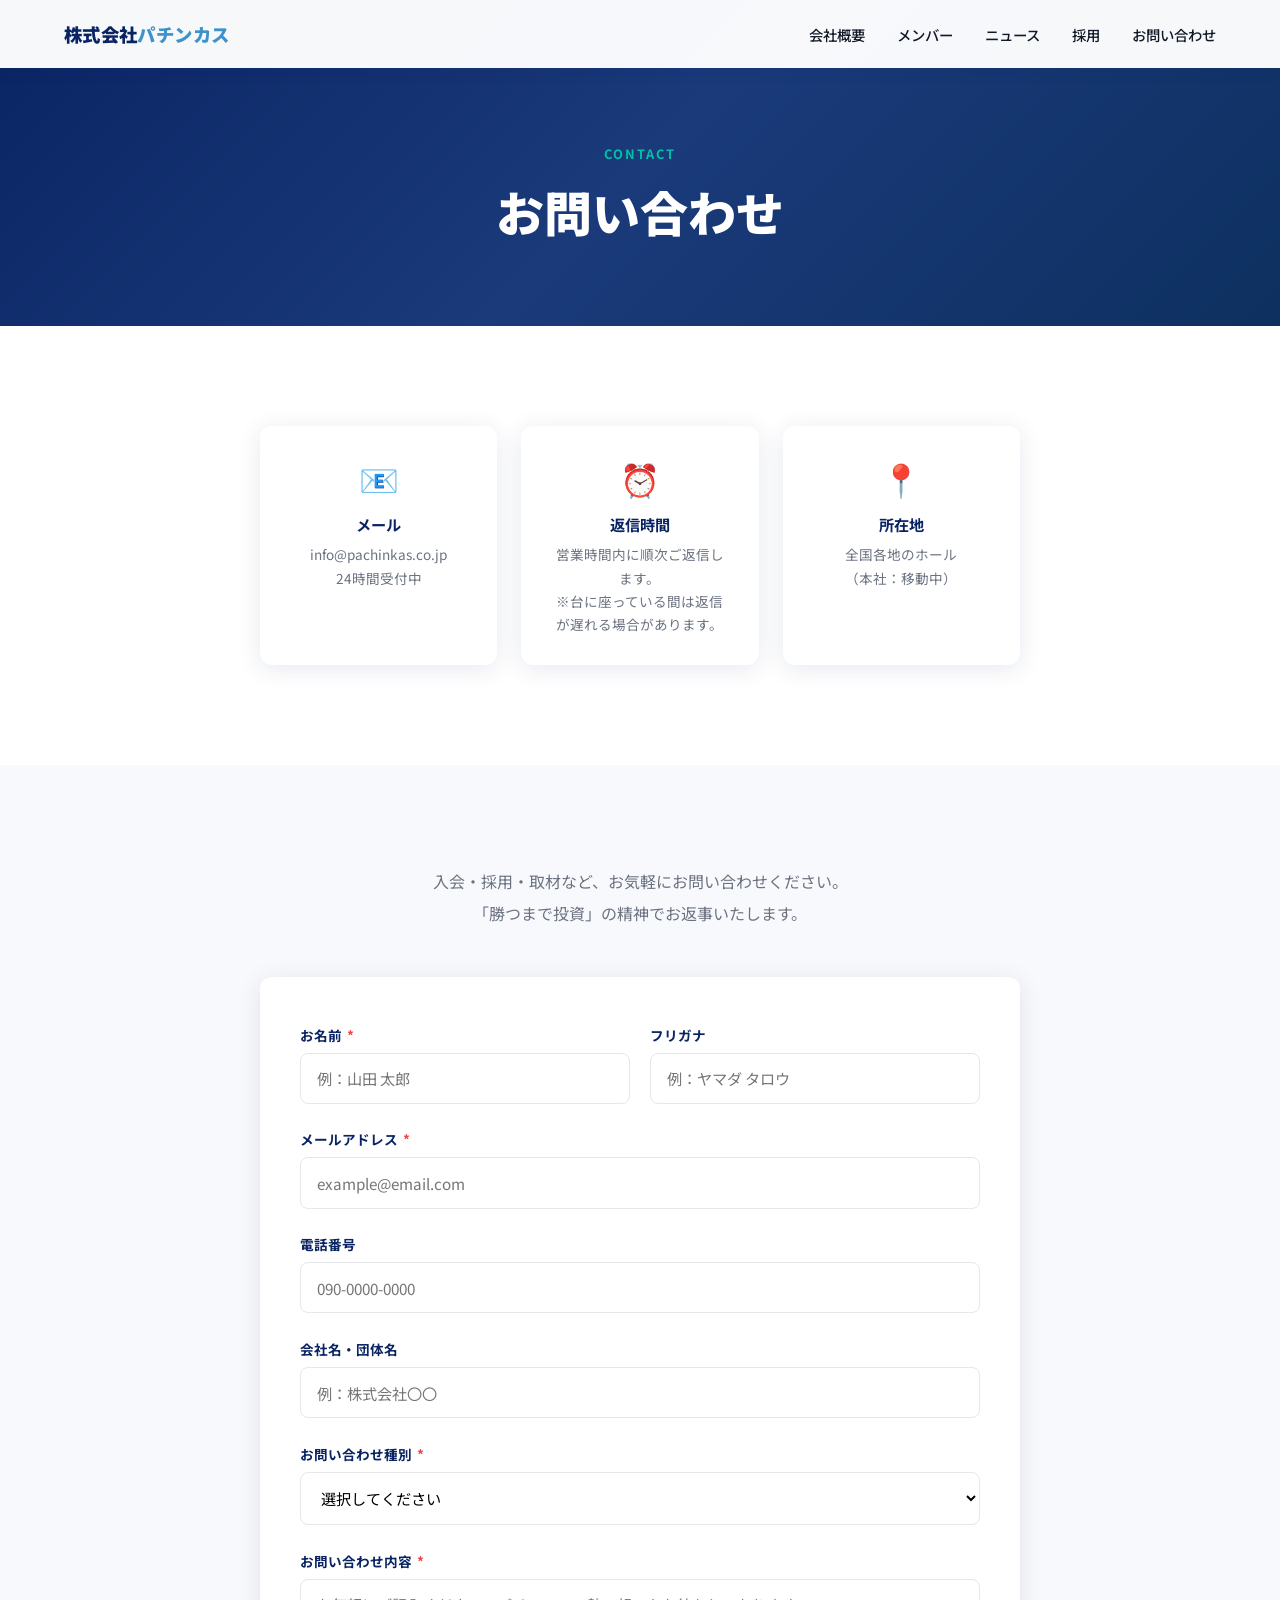
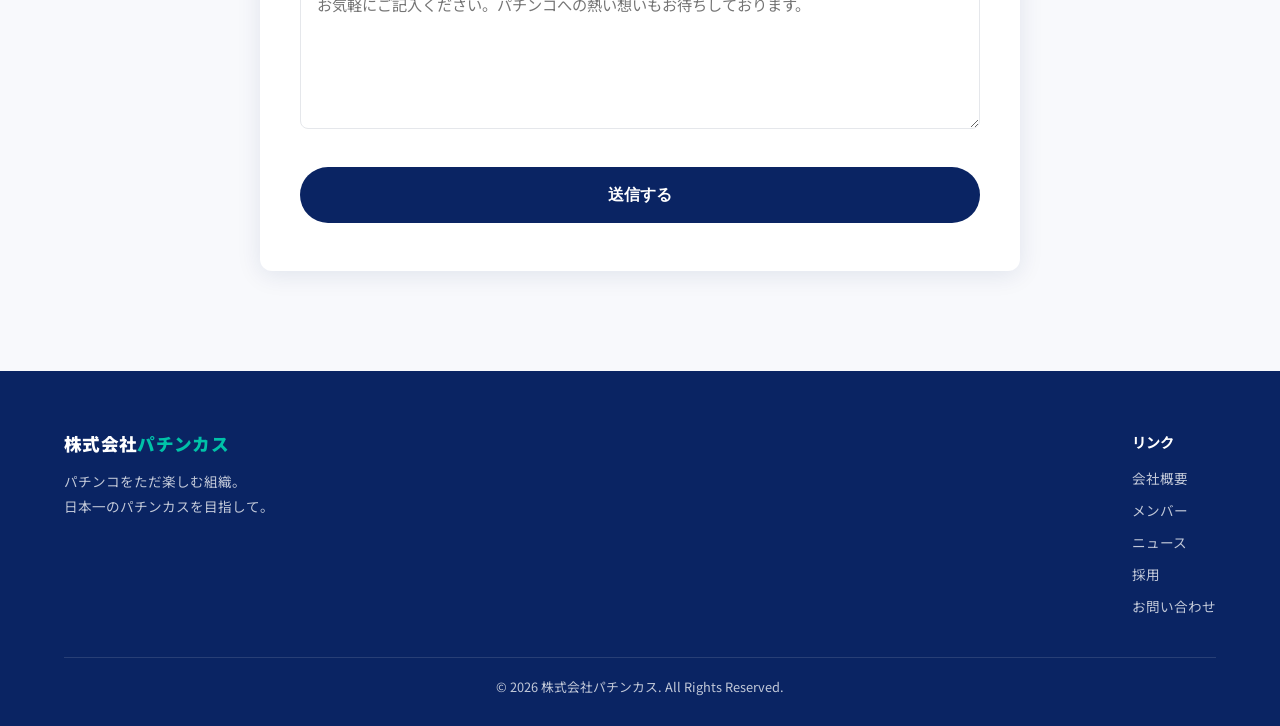
<file: contact.html>
<!DOCTYPE html>
<html lang="ja">
<head>
  <meta charset="UTF-8">
  <meta name="viewport" content="width=device-width, initial-scale=1.0">
  <title>お問い合わせ | 株式会社パチンカス</title>
  <link rel="stylesheet" href="common.css">
  <style>
    .contact-wrapper { max-width: 760px; margin: 0 auto; }
    .contact-intro { text-align: center; margin-bottom: 3rem; }
    .contact-intro p { font-size: 1rem; line-height: 2; color: var(--gray); }
    .contact-form { background: #fff; border-radius: var(--radius); box-shadow: var(--shadow); padding: 3rem 2.5rem; }
    .form-group { margin-bottom: 1.6rem; }
    .form-group label { display: block; font-size: 0.85rem; font-weight: 700; margin-bottom: 0.5rem; color: var(--primary); }
    .form-group label span { color: #ef4444; margin-left: 0.3rem; }
    .form-group input, .form-group select, .form-group textarea {
      width: 100%; padding: 0.85rem 1rem; border: 1.5px solid #e5e7eb; border-radius: 8px;
      font-size: 0.95rem; font-family: inherit; transition: border-color var(--transition);
      background: #fff;
    }
    .form-group input:focus, .form-group select:focus, .form-group textarea:focus {
      outline: none; border-color: var(--accent); box-shadow: 0 0 0 3px rgba(62,146,204,0.1);
    }
    .form-group textarea { min-height: 150px; resize: vertical; }
    .form-row { display: grid; grid-template-columns: 1fr 1fr; gap: 1.2rem; }
    @media(max-width:600px){ .form-row { grid-template-columns: 1fr; } }
    .btn-submit { width: 100%; background: var(--primary); color: #fff; border: none; padding: 1.1rem; border-radius: 50px; font-size: 1rem; font-weight: 700; cursor: pointer; transition: var(--transition); margin-top: 0.5rem; }
    .btn-submit:hover { background: var(--accent); transform: translateY(-2px); box-shadow: 0 8px 24px rgba(10,36,99,0.2); }
    .contact-info { display: grid; grid-template-columns: repeat(auto-fit, minmax(200px, 1fr)); gap: 1.5rem; max-width: 760px; margin: 0 auto; }
    .info-card { background: #fff; border-radius: var(--radius); box-shadow: var(--shadow); padding: 1.8rem; text-align: center; }
    .info-icon { font-size: 2rem; margin-bottom: 0.8rem; }
    .info-card h3 { font-size: 0.95rem; font-weight: 700; color: var(--primary); margin-bottom: 0.5rem; }
    .info-card p { font-size: 0.85rem; color: var(--gray); line-height: 1.7; }
  </style>
</head>
<body>

<header>
  <a href="index.html" class="logo">株式会社<span>パチンカス</span></a>
  <div class="hamburger" id="hamburger"><span></span><span></span><span></span></div>
  <nav id="nav">
    <ul>
      <li><a href="about.html">会社概要</a></li>
      <li><a href="members.html">メンバー</a></li>
      <li><a href="news.html">ニュース</a></li>
      <li><a href="recruit.html">採用</a></li>
      <li><a href="contact.html">お問い合わせ</a></li>
    </ul>
  </nav>
</header>

<div class="page-hero">
  <span>Contact</span>
  <h1>お問い合わせ</h1>
</div>

<!-- 連絡先情報 -->
<section>
  <div class="contact-info">
    <div class="info-card fade-in">
      <div class="info-icon">📧</div>
      <h3>メール</h3>
      <p>info@pachinkas.co.jp<br>24時間受付中</p>
    </div>
    <div class="info-card fade-in" style="transition-delay:0.1s;">
      <div class="info-icon">⏰</div>
      <h3>返信時間</h3>
      <p>営業時間内に順次ご返信します。<br>※台に座っている間は返信が遅れる場合があります。</p>
    </div>
    <div class="info-card fade-in" style="transition-delay:0.2s;">
      <div class="info-icon">📍</div>
      <h3>所在地</h3>
      <p>全国各地のホール<br>（本社：移動中）</p>
    </div>
  </div>
</section>

<!-- お問い合わせフォーム -->
<section>
  <div class="contact-wrapper">
    <div class="contact-intro fade-in">
      <p>入会・採用・取材など、お気軽にお問い合わせください。<br>「勝つまで投資」の精神でお返事いたします。</p>
    </div>
    <div class="contact-form fade-in">
      <form id="contactForm">
        <div class="form-row">
          <div class="form-group">
            <label>お名前<span>*</span></label>
            <input type="text" placeholder="例：山田 太郎" required>
          </div>
          <div class="form-group">
            <label>フリガナ</label>
            <input type="text" placeholder="例：ヤマダ タロウ">
          </div>
        </div>
        <div class="form-group">
          <label>メールアドレス<span>*</span></label>
          <input type="email" placeholder="example@email.com" required>
        </div>
        <div class="form-group">
          <label>電話番号</label>
          <input type="tel" placeholder="090-0000-0000">
        </div>
        <div class="form-group">
          <label>会社名・団体名</label>
          <input type="text" placeholder="例：株式会社〇〇">
        </div>
        <div class="form-group">
          <label>お問い合わせ種別<span>*</span></label>
          <select required>
            <option value="">選択してください</option>
            <option>入会について</option>
            <option>採用について</option>
            <option>取材・メディア</option>
            <option>イベントについて</option>
            <option>その他</option>
          </select>
        </div>
        <div class="form-group">
          <label>お問い合わせ内容<span>*</span></label>
          <textarea placeholder="お気軽にご記入ください。パチンコへの熱い想いもお待ちしております。" required></textarea>
        </div>
        <button type="submit" class="btn-submit">送信する</button>
      </form>
    </div>
  </div>
</section>

<footer>
  <div class="footer-inner">
    <div class="footer-brand">
      <div class="logo">株式会社<span style="color:var(--accent2)">パチンカス</span></div>
      <p>パチンコをただ楽しむ組織。<br>日本一のパチンカスを目指して。</p>
    </div>
    <div class="footer-links">
      <h4>リンク</h4>
      <ul>
        <li><a href="about.html">会社概要</a></li>
        <li><a href="members.html">メンバー</a></li>
        <li><a href="news.html">ニュース</a></li>
        <li><a href="recruit.html">採用</a></li>
        <li><a href="contact.html">お問い合わせ</a></li>
      </ul>
    </div>
  </div>
  <div class="footer-bottom">© 2026 株式会社パチンカス. All Rights Reserved.</div>
</footer>

<button id="scroll-top">↑</button>
<script>
  const hamburger = document.getElementById('hamburger');
  const nav = document.getElementById('nav');
  hamburger.addEventListener('click', () => nav.classList.toggle('open'));
  nav.querySelectorAll('a').forEach(a => a.addEventListener('click', () => nav.classList.remove('open')));

  const scrollBtn = document.getElementById('scroll-top');
  window.addEventListener('scroll', () => scrollBtn.classList.toggle('show', window.scrollY > 400));
  scrollBtn.addEventListener('click', () => window.scrollTo({ top: 0, behavior: 'smooth' }));

  const observer = new IntersectionObserver(entries => {
    entries.forEach(e => { if (e.isIntersecting) e.target.classList.add('visible'); });
  }, { threshold: 0.12 });
  document.querySelectorAll('.fade-in').forEach(el => observer.observe(el));

  document.getElementById('contactForm').addEventListener('submit', function(e) {
    e.preventDefault();
    alert('お問い合わせを受け付けました。勝つまで返信いたします！');
    this.reset();
  });
</script>
</body>
</html>
</file>
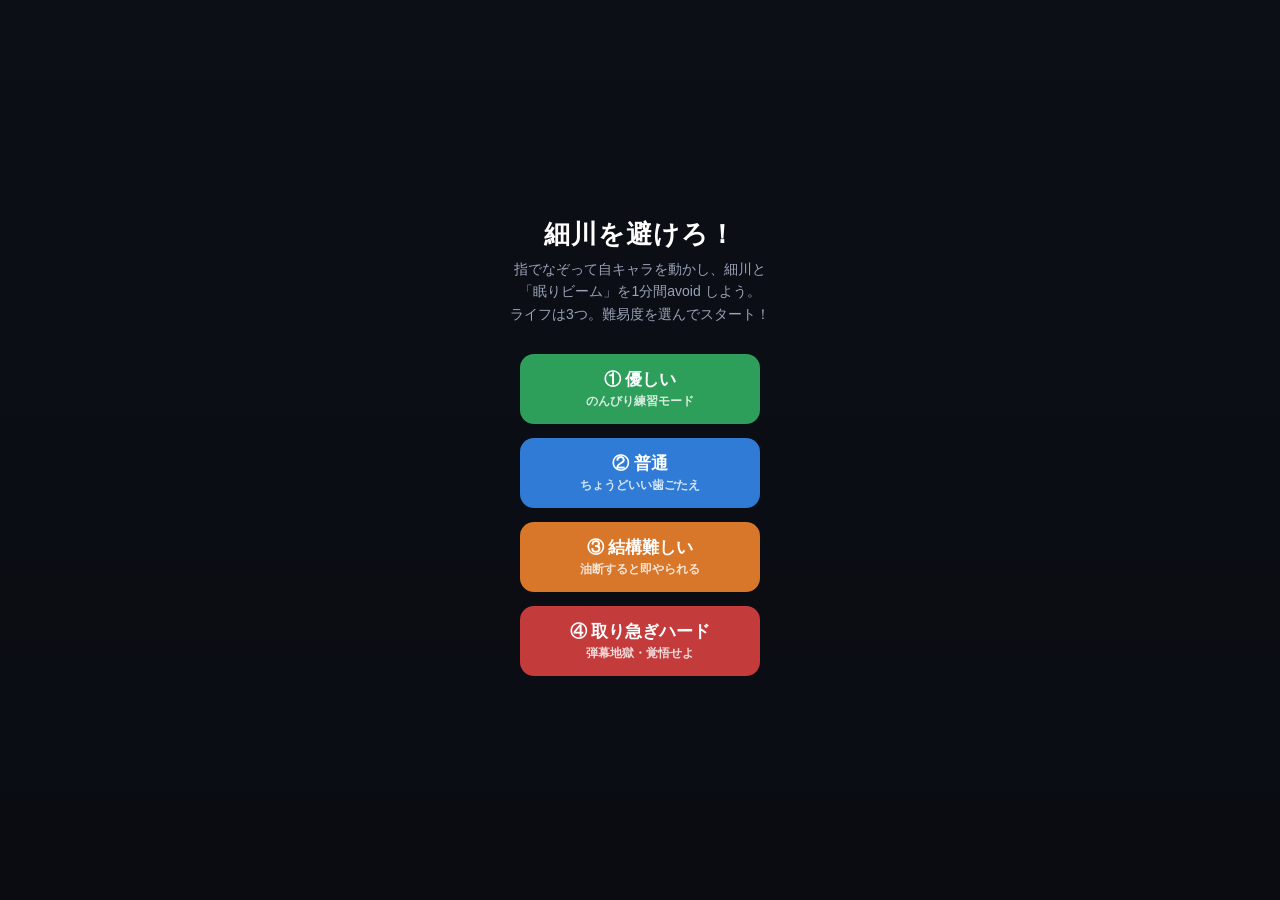
<file: game.html>
<!DOCTYPE html>
<html lang="ja">
<head>
<meta charset="UTF-8">
<meta name="viewport" content="width=device-width, initial-scale=1.0, maximum-scale=1.0, user-scalable=no">
<title>細川を避けろ！</title>
<style>
  * { margin:0; padding:0; box-sizing:border-box; -webkit-user-select:none; user-select:none; -webkit-tap-highlight-color:transparent; }
  html,body { width:100%; height:100%; overflow:hidden; background:#11131a; font-family:"Hiragino Kaku Gothic ProN","Yu Gothic",sans-serif; }
  #wrap { position:relative; width:100vw; height:100vh; touch-action:none; }
  canvas { display:block; background:linear-gradient(180deg,#1d2030,#0c0e15); width:100%; height:100%; }

  .overlay { position:absolute; inset:0; display:flex; flex-direction:column; align-items:center; justify-content:center;
             color:#fff; text-align:center; padding:24px; background:rgba(10,12,18,.85); }
  .hidden { display:none !important; }
  h1 { font-size:26px; margin-bottom:6px; letter-spacing:1px; }
  .sub { font-size:14px; color:#9aa3b8; margin-bottom:22px; line-height:1.6; }
  .btn { width:240px; max-width:80vw; padding:14px; margin:7px 0; border:none; border-radius:14px;
         font-size:17px; font-weight:bold; color:#fff; cursor:pointer; }
  .b1{background:#2e9e5b;} .b2{background:#2f7bd6;} .b3{background:#d8762a;} .b4{background:#c43b3b;}
  .restart{background:#444c63; width:200px;}
  .lvtag{font-size:12px; opacity:.8; display:block; margin-top:2px;}
  #result{font-size:18px; margin:14px 0; line-height:1.7;}
</style>
</head>
<body>
<div id="wrap">
  <canvas id="cv"></canvas>

  <!-- スタート画面 -->
  <div id="menu" class="overlay">
    <h1>細川を避けろ！</h1>
    <p class="sub">指でなぞって自キャラを動かし、細川と<br>「眠りビーム」を1分間avoid しよう。<br>ライフは3つ。難易度を選んでスタート！</p>
    <button class="btn b1" data-mode="0">① 優しい<span class="lvtag">のんびり練習モード</span></button>
    <button class="btn b2" data-mode="1">② 普通<span class="lvtag">ちょうどいい歯ごたえ</span></button>
    <button class="btn b3" data-mode="2">③ 結構難しい<span class="lvtag">油断すると即やられる</span></button>
    <button class="btn b4" data-mode="3">④ 取り急ぎハード<span class="lvtag">弾幕地獄・覚悟せよ</span></button>
  </div>

  <!-- ゲームオーバー / クリア画面 -->
  <div id="end" class="overlay hidden">
    <h1 id="endTitle"></h1>
    <div id="result"></div>
    <button class="btn restart" id="retryBtn">もう一度あそぶ</button>
  </div>
</div>

<script>
const cv  = document.getElementById('cv');
const ctx = cv.getContext('2d');
let W, H, DPR;

function resize(){
  DPR = window.devicePixelRatio || 1;
  W = window.innerWidth; H = window.innerHeight;
  cv.width = W*DPR; cv.height = H*DPR;
  cv.style.width = W+'px'; cv.style.height = H+'px';
  ctx.setTransform(DPR,0,0,DPR,0,0);
}
window.addEventListener('resize', resize);
resize();

/* ===== 画像読み込み（無くても色付き図形でフォールバック） ===== */
const imgs = {};
function loadImg(key, src){
  const im = new Image();
  im.onload = ()=> imgs[key]={img:im, ok:true};
  im.onerror= ()=> imgs[key]={img:null, ok:false};
  im.src = src;
  imgs[key] = {img:null, ok:false};
}
loadImg('hosokawa','hosokawa.png');
loadImg('player','player.png');
loadImg('gameover','gameover.png');

/* ===== 難易度設定 ===== */
// 各値は「ゲーム開始直後」の基準。経過時間で難化する。
const MODES = [
  // 優しい
  { name:'優しい',        enemySpeed:1.4, beamInterval:1500, beamSpeed:2.4, enemySize:64, ramp:0.6 },
  // 普通
  { name:'普通',          enemySpeed:2.0, beamInterval:1050, beamSpeed:3.2, enemySize:60, ramp:1.0 },
  // 結構難しい
  { name:'結構難しい',    enemySpeed:2.7, beamInterval:750,  beamSpeed:4.2, enemySize:56, ramp:1.4 },
  // 取り急ぎハード
  { name:'取り急ぎハード',enemySpeed:3.4, beamInterval:480,  beamSpeed:5.2, enemySize:52, ramp:1.9 },
];

const GAME_TIME = 60000; // 1分耐久(ms)

/* ===== ゲーム状態 ===== */
let state = 'menu';     // menu / playing / end
let cfg, lives, startTime, lastBeam, beams, enemy, player, animId, flashUntil;

function startGame(modeIndex){
  cfg = MODES[modeIndex];
  lives = 3;
  beams = [];
  startTime = performance.now();
  lastBeam = startTime;
  flashUntil = 0;

  const ps = 50;
  player = { x:W/2, y:H*0.78, r:ps/2, size:ps, targetX:W/2, targetY:H*0.78, invincibleUntil:0 };

  enemy = {
    x:W/2, y:H*0.18, size:cfg.enemySize, r:cfg.enemySize/2,
    vx:(Math.random()<.5?-1:1)*cfg.enemySpeed,
    vy:(Math.random()<.5?-1:1)*cfg.enemySpeed*0.7
  };

  document.getElementById('menu').classList.add('hidden');
  document.getElementById('end').classList.add('hidden');
  state = 'playing';
  cancelAnimationFrame(animId);
  loop();
}

/* 経過に応じた難化倍率 (1.0 → 最大2倍くらい) */
function difficultyFactor(elapsed){
  return 1 + (elapsed/GAME_TIME) * cfg.ramp;
}

/* ===== 入力（指でなぞる） ===== */
function pointerMove(clientX, clientY){
  if(state!=='playing') return;
  player.targetX = clientX;
  player.targetY = clientY;
}
cv.addEventListener('touchstart', e=>{ const t=e.touches[0]; pointerMove(t.clientX,t.clientY); }, {passive:true});
cv.addEventListener('touchmove',  e=>{ const t=e.touches[0]; pointerMove(t.clientX,t.clientY); e.preventDefault(); }, {passive:false});
cv.addEventListener('mousedown',  e=>pointerMove(e.clientX,e.clientY));
cv.addEventListener('mousemove',  e=>{ if(e.buttons) pointerMove(e.clientX,e.clientY); });

/* ===== 弾(眠りビーム)発射 ===== */
function fireBeam(now){
  const f = difficultyFactor(now-startTime);
  // 自キャラに向けて発射 + 難易度が上がるとばらまき本数増
  const baseAngle = Math.atan2(player.y-enemy.y, player.x-enemy.x);
  const spread = (cfg===MODES[3]||cfg===MODES[2]) ? 3 : 1;
  const sp = cfg.beamSpeed * f;
  for(let i=0;i<spread;i++){
    const off = (i-(spread-1)/2)*0.28;
    const a = baseAngle+off;
    beams.push({ x:enemy.x, y:enemy.y, vx:Math.cos(a)*sp, vy:Math.sin(a)*sp, r:9 });
  }
}

/* ===== メインループ ===== */
function loop(){
  const now = performance.now();
  const elapsed = now - startTime;
  const f = difficultyFactor(elapsed);

  // --- update ---
  // プレイヤーは指の位置へ滑らかに追従
  player.x += (player.targetX - player.x)*0.35;
  player.y += (player.targetY - player.y)*0.35;
  player.x = Math.max(player.r, Math.min(W-player.r, player.x));
  player.y = Math.max(player.r, Math.min(H-player.r, player.y));

  // 細川の移動（壁で反射）
  enemy.x += enemy.vx*f;
  enemy.y += enemy.vy*f;
  if(enemy.x<enemy.r){ enemy.x=enemy.r; enemy.vx*=-1; }
  if(enemy.x>W-enemy.r){ enemy.x=W-enemy.r; enemy.vx*=-1; }
  if(enemy.y<enemy.r){ enemy.y=enemy.r; enemy.vy*=-1; }
  if(enemy.y>H*0.55){ enemy.y=H*0.55; enemy.vy*=-1; } // 下半分には来ない

  // ビーム発射
  const interval = cfg.beamInterval / f;
  if(now - lastBeam > interval){ fireBeam(now); lastBeam = now; }

  // ビーム移動
  for(const b of beams){ b.x+=b.vx; b.y+=b.vy; }
  beams = beams.filter(b=> b.x>-40 && b.x<W+40 && b.y>-40 && b.y<H+40);

  // 当たり判定（無敵時間中は判定しない）
  const inv = now < player.invincibleUntil;
  if(!inv){
    // 細川本体
    if(dist(player,enemy) < player.r+enemy.r*0.7){ hit(now); }
    // ビーム
    for(const b of beams){
      if(dist(player,b) < player.r+b.r){ hit(now); b.dead=true; }
    }
    beams = beams.filter(b=>!b.dead);
  }

  // クリア判定
  if(elapsed >= GAME_TIME){ endGame(true); return; }

  // --- draw ---
  draw(now, elapsed);
  animId = requestAnimationFrame(loop);
}

function dist(a,b){ return Math.hypot(a.x-b.x, a.y-b.y); }

function hit(now){
  lives--;
  player.invincibleUntil = now + 1200; // 1.2秒無敵
  flashUntil = now + 200;
  if(lives<=0){ endGame(false); }
}

/* ===== 描画 ===== */
function drawSprite(key, x, y, size, fallbackColor, label){
  const o = imgs[key];
  if(o && o.ok){
    ctx.save();
    ctx.beginPath();
    ctx.arc(x,y,size/2,0,Math.PI*2);
    ctx.closePath();
    ctx.clip();
    ctx.drawImage(o.img, x-size/2, y-size/2, size, size);
    ctx.restore();
    ctx.beginPath(); ctx.arc(x,y,size/2,0,Math.PI*2);
    ctx.lineWidth=3; ctx.strokeStyle='rgba(255,255,255,.85)'; ctx.stroke();
  } else {
    ctx.beginPath(); ctx.arc(x,y,size/2,0,Math.PI*2);
    ctx.fillStyle=fallbackColor; ctx.fill();
    ctx.fillStyle='#fff'; ctx.font='bold 13px sans-serif';
    ctx.textAlign='center'; ctx.textBaseline='middle';
    ctx.fillText(label, x, y);
  }
}

function draw(now, elapsed){
  ctx.clearRect(0,0,W,H);

  // 残り時間バー
  const remain = Math.max(0, GAME_TIME-elapsed);
  ctx.fillStyle='rgba(255,255,255,.12)';
  ctx.fillRect(16,16,W-32,10);
  ctx.fillStyle='#4fd2ff';
  ctx.fillRect(16,16,(W-32)*(remain/GAME_TIME),10);
  ctx.fillStyle='#fff'; ctx.font='bold 15px sans-serif'; ctx.textAlign='left'; ctx.textBaseline='top';
  ctx.fillText('残り '+Math.ceil(remain/1000)+'秒', 16, 34);

  // ライフ
  ctx.textAlign='right';
  ctx.fillText('♥'.repeat(lives)+'♡'.repeat(3-lives), W-16, 34);

  // ビーム（眠りビーム＝紫の光）
  for(const b of beams){
    ctx.beginPath();
    const g=ctx.createRadialGradient(b.x,b.y,0,b.x,b.y,b.r*2);
    g.addColorStop(0,'#d6a8ff'); g.addColorStop(1,'rgba(150,80,255,0)');
    ctx.fillStyle=g; ctx.arc(b.x,b.y,b.r*2,0,Math.PI*2); ctx.fill();
    ctx.beginPath(); ctx.fillStyle='#b97bff'; ctx.arc(b.x,b.y,b.r,0,Math.PI*2); ctx.fill();
  }

  // 細川
  drawSprite('hosokawa', enemy.x, enemy.y, enemy.size, '#c43b3b', '細川');

  // プレイヤー（無敵中は点滅）
  const inv = now < player.invincibleUntil;
  if(!inv || Math.floor(now/100)%2===0){
    drawSprite('player', player.x, player.y, player.size, '#2f7bd6', 'YOU');
  }

  // 被弾フラッシュ
  if(now < flashUntil){
    ctx.fillStyle='rgba(255,60,60,.35)';
    ctx.fillRect(0,0,W,H);
  }
}

/* ===== 終了処理 ===== */
function endGame(cleared){
  state='end';
  cancelAnimationFrame(animId);
  const endDiv = document.getElementById('end');
  const title  = document.getElementById('endTitle');
  const result = document.getElementById('result');

  if(cleared){
    title.textContent='🎉 CLEAR!';
    result.innerHTML = '1分間、見事に細川を避けきった！<br>難易度：'+cfg.name+'<br>残りライフ：♥'+lives;
    drawClearOrGameover('player','#2f7bd6','SURVIVED');
  }else{
    title.textContent='GAME OVER';
    const survived = Math.min(60, Math.floor((performance.now()-startTime)/1000));
    result.innerHTML = '細川に捕まった…眠ってしまった💤<br>難易度：'+cfg.name+'<br>生き延びた時間：'+survived+'秒';
    drawClearOrGameover('gameover','#555','ZZZ...');
  }
  endDiv.classList.remove('hidden');
}

// 終了時にキャンバス中央へ大きく表示
function drawClearOrGameover(key,color,label){
  ctx.clearRect(0,0,W,H);
  drawSprite(key, W/2, H/2, Math.min(W,H)*0.5, color, label);
}

/* ===== ボタン ===== */
document.querySelectorAll('#menu .btn').forEach(b=>{
  b.addEventListener('click', ()=> startGame(parseInt(b.dataset.mode)));
});
document.getElementById('retryBtn').addEventListener('click', ()=>{
  document.getElementById('end').classList.add('hidden');
  document.getElementById('menu').classList.remove('hidden');
  state='menu';
});
</script>
</body>
</html>
</file>
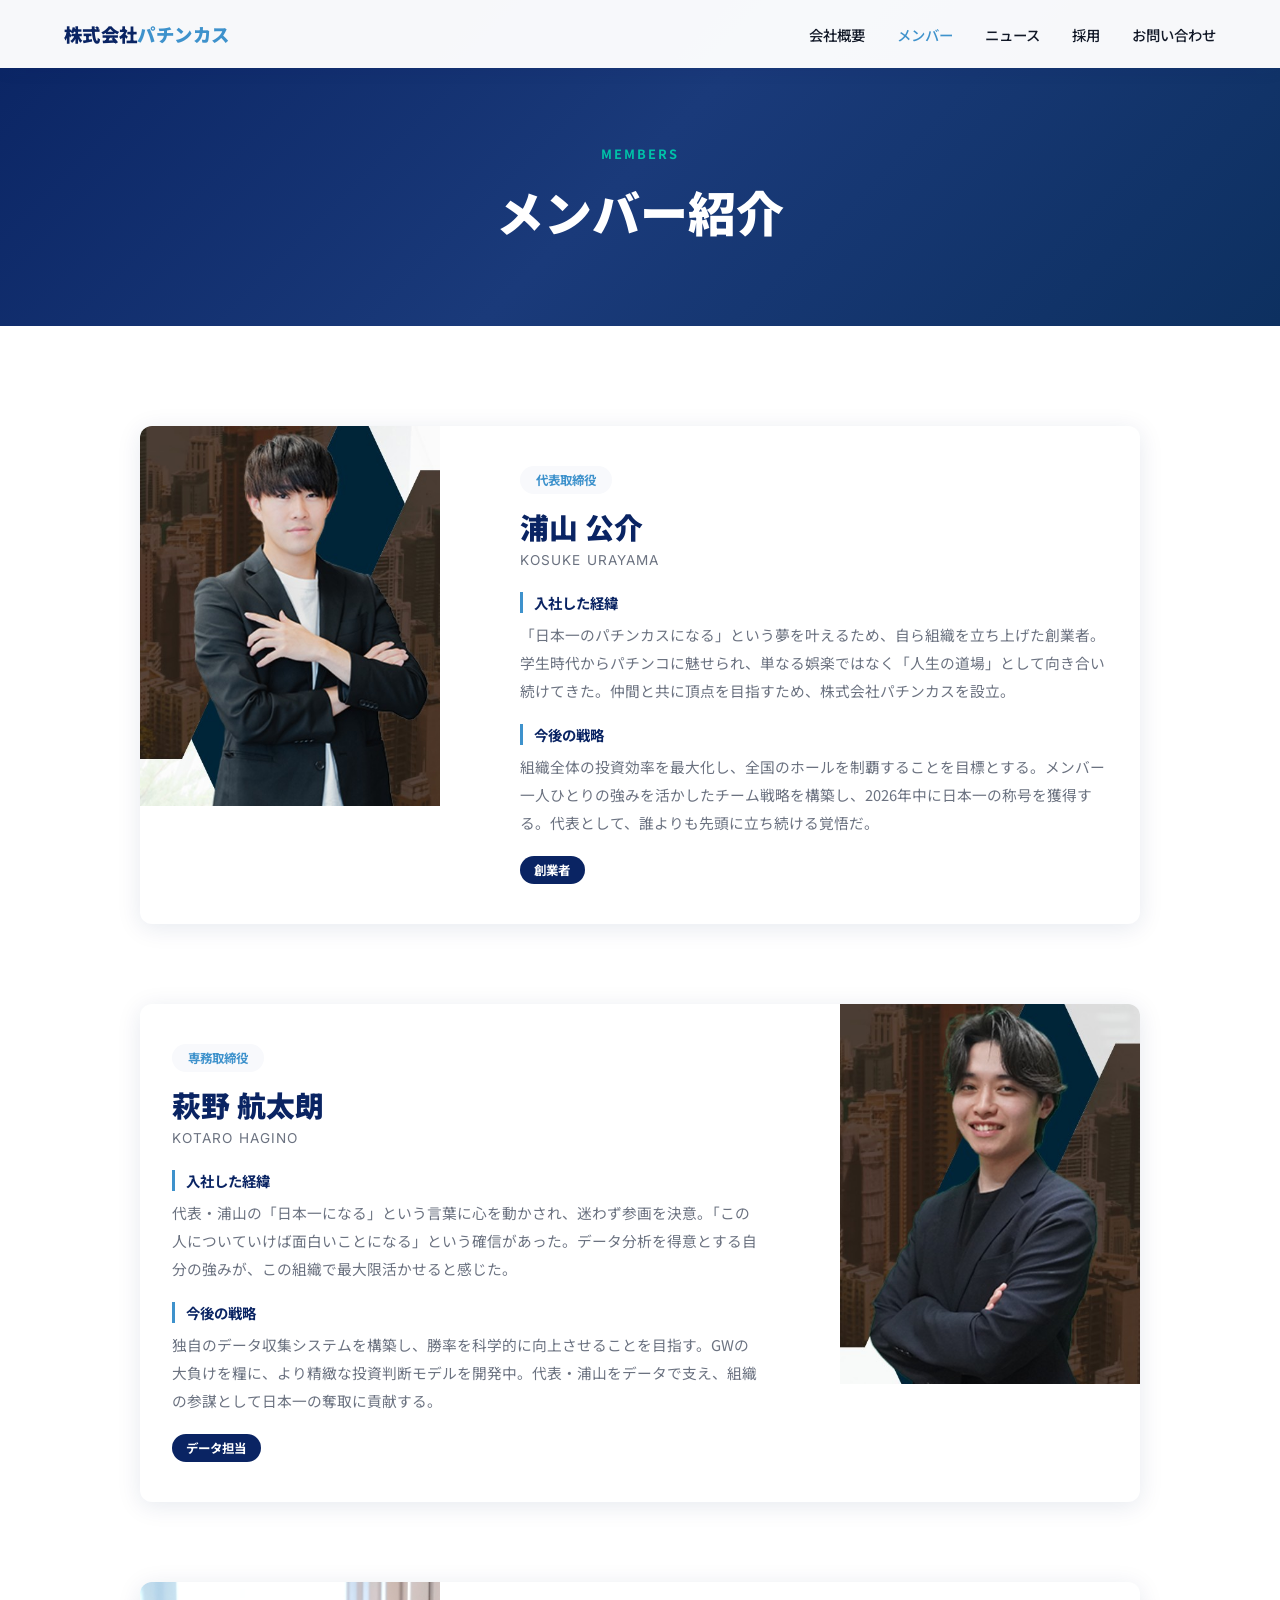
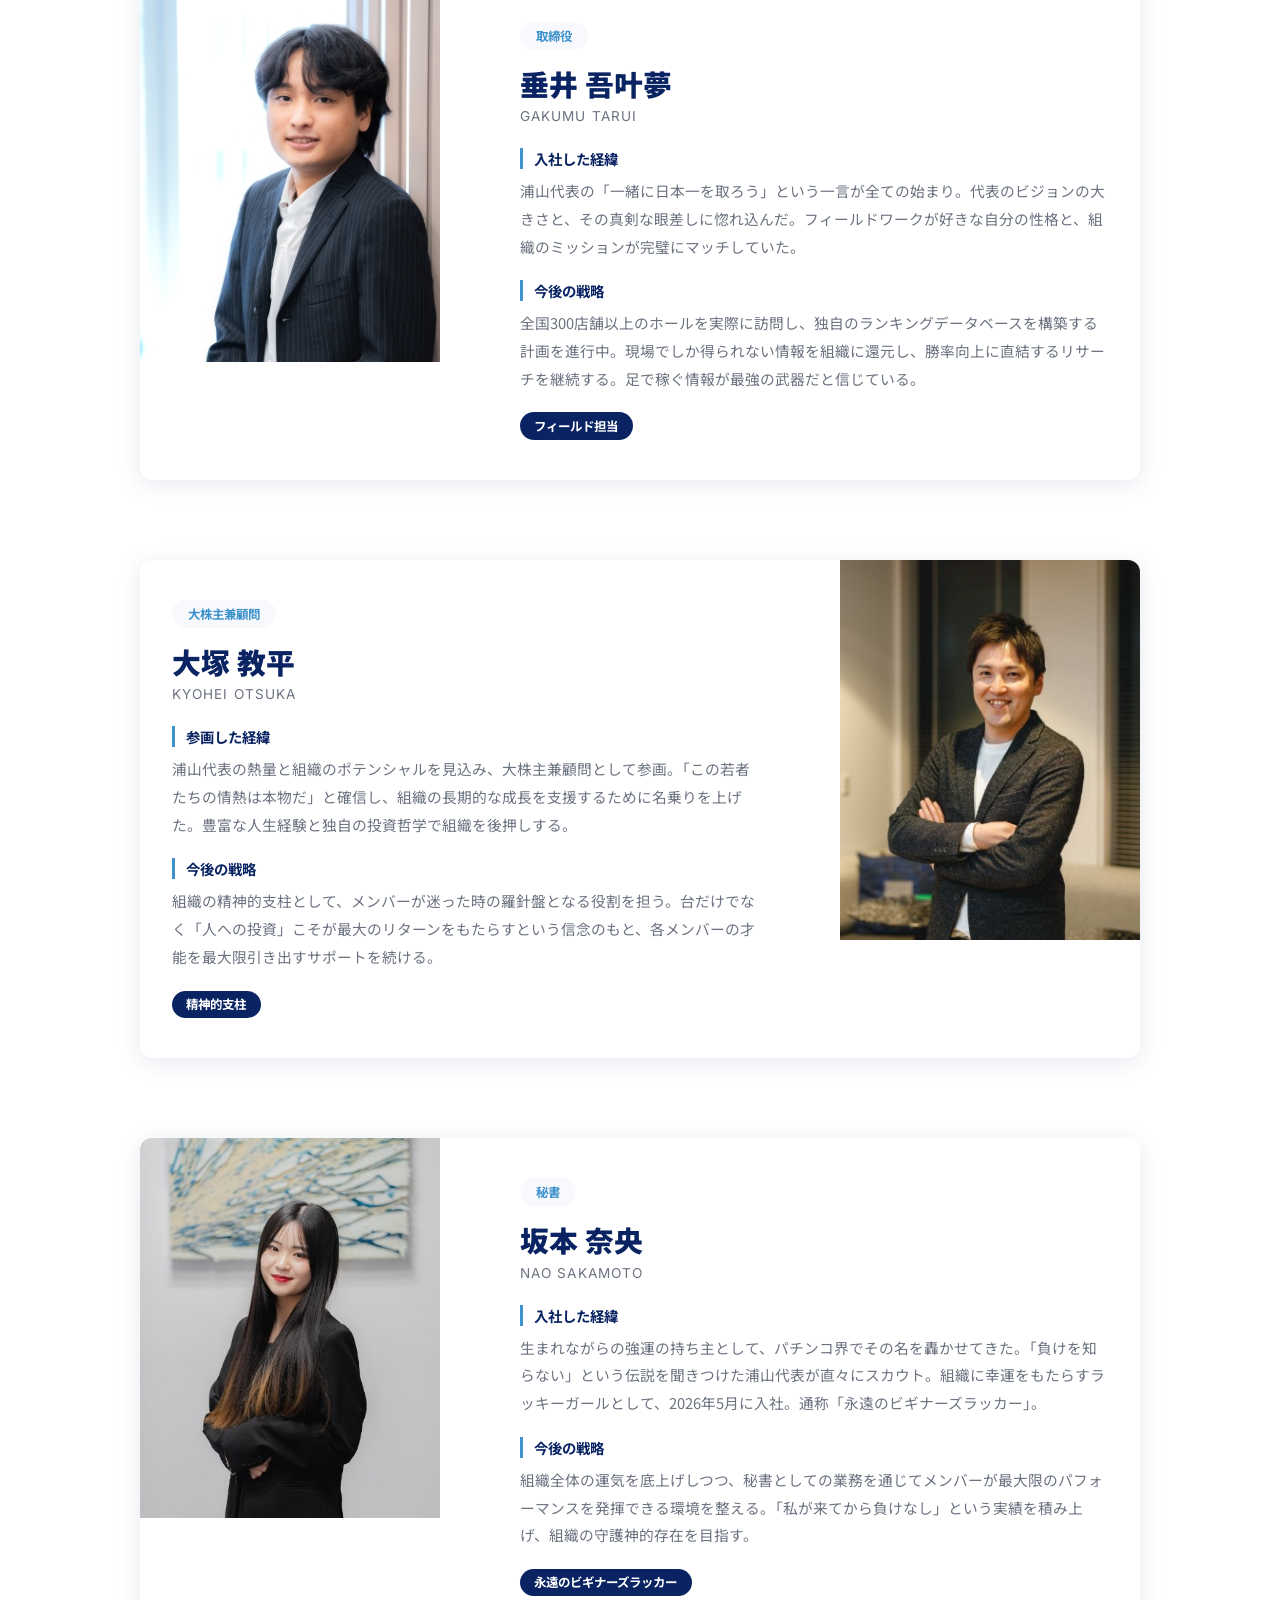
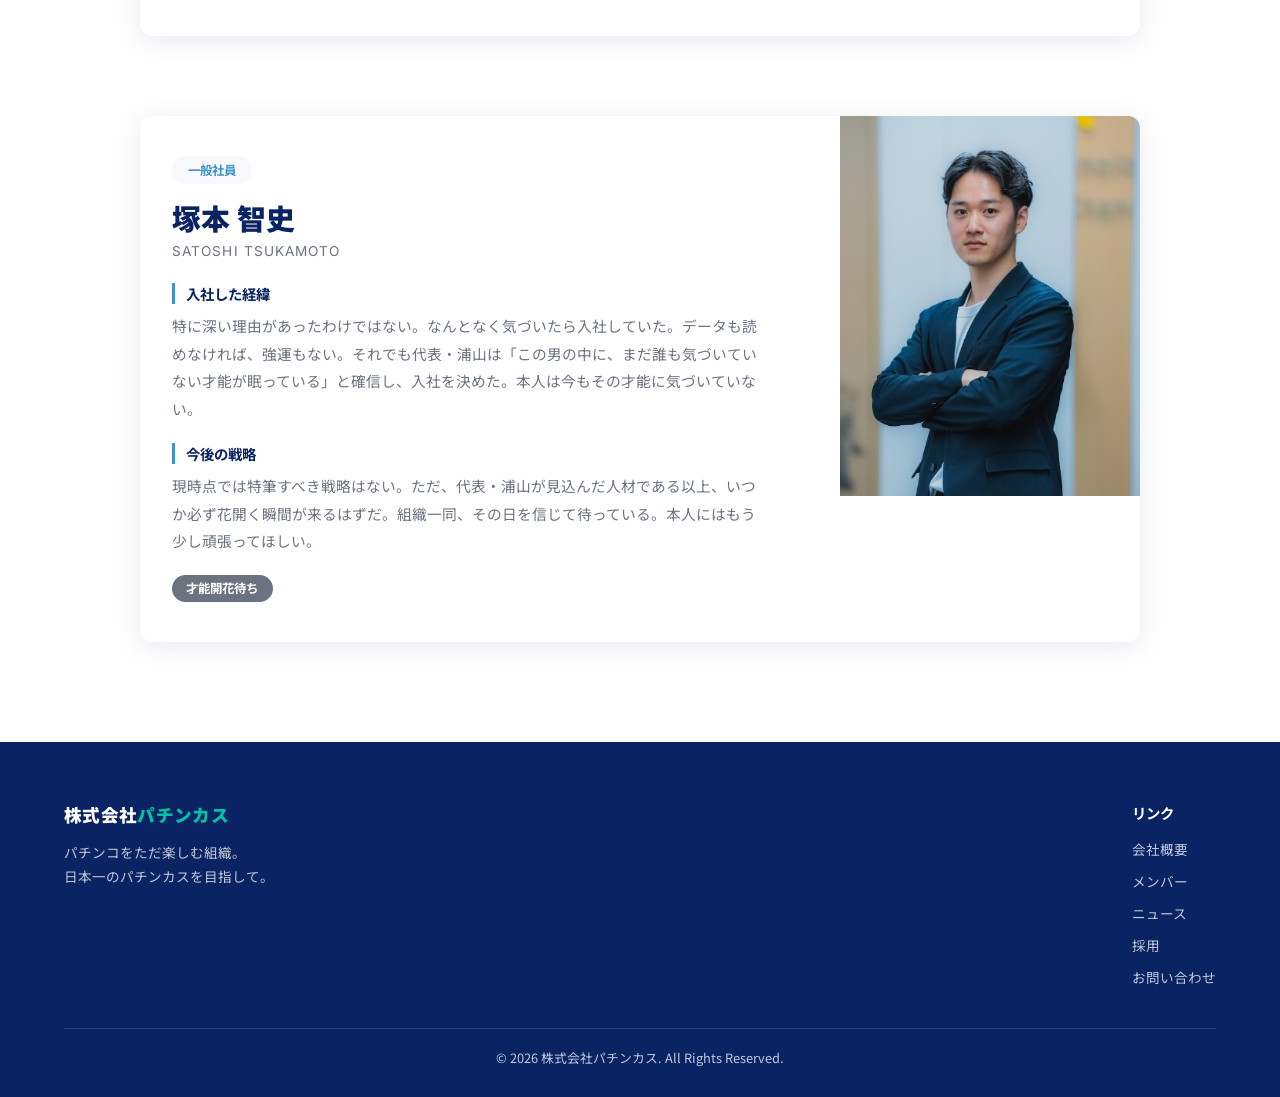
<file: members.html>
<!DOCTYPE html>
<html lang="ja">
<head>
  <meta charset="UTF-8">
  <meta name="viewport" content="width=device-width, initial-scale=1.0">
  <title>メンバー紹介 | 株式会社パチンカス</title>
  <link rel="stylesheet" href="common.css">
  <style>
    .member-section { max-width: 1000px; margin: 0 auto; display: flex; flex-direction: column; gap: 5rem; }
    .member-block { display: grid; grid-template-columns: 300px 1fr; gap: 3rem; align-items: start; background: #fff; border-radius: var(--radius); box-shadow: var(--shadow); overflow: hidden; }
    .member-block.reverse { grid-template-columns: 1fr 300px; }
    .member-block.reverse img { order: 2; }
    .member-block.reverse .member-detail { order: 1; }
    @media(max-width:768px){
      .member-block, .member-block.reverse { grid-template-columns: 1fr; }
      .member-block.reverse img { order: 0; }
      .member-block.reverse .member-detail { order: 0; }
    }
    .member-block img { width: 100%; height: 380px; object-fit: cover; object-position: top; }
    .member-detail { padding: 2.5rem 2rem; }
    .member-role-badge { display: inline-block; background: var(--light); color: var(--accent); font-size: 0.78rem; font-weight: 700; padding: 0.3rem 1rem; border-radius: 50px; margin-bottom: 0.8rem; }
    .member-detail h2 { font-size: 1.8rem; font-weight: 900; color: var(--primary); margin-bottom: 0.3rem; }
    .member-detail .name-en { font-size: 0.85rem; color: var(--gray); margin-bottom: 1.5rem; font-family: 'Inter', sans-serif; letter-spacing: 0.08em; }
    .member-detail h3 { font-size: 0.9rem; font-weight: 700; color: var(--primary); margin: 1.2rem 0 0.5rem; border-left: 3px solid var(--accent); padding-left: 0.7rem; }
    .member-detail p { font-size: 0.92rem; line-height: 1.9; color: var(--gray); }
    .member-tag { display: inline-block; background: var(--primary); color: #fff; font-size: 0.78rem; font-weight: 700; padding: 0.3rem 0.9rem; border-radius: 50px; margin-top: 1.2rem; }
    .member-tag.gray { background: var(--gray); }
  </style>
</head>
<body>

<header>
  <a href="index.html" class="logo">株式会社<span>パチンカス</span></a>
  <div class="hamburger" id="hamburger"><span></span><span></span><span></span></div>
  <nav id="nav">
    <ul>
      <li><a href="about.html">会社概要</a></li>
      <li><a href="members.html">メンバー</a></li>
      <li><a href="news.html">ニュース</a></li>
      <li><a href="recruit.html">採用</a></li>
      <li><a href="contact.html">お問い合わせ</a></li>
    </ul>
  </nav>
</header>

<div class="page-hero">
  <span>Members</span>
  <h1>メンバー紹介</h1>
</div>

<section>
  <div class="member-section">

    <!-- 浦山公介 -->
    <div class="member-block fade-in">
      <img src="urayama.jpg" alt="浦山公介">
      <div class="member-detail">
        <span class="member-role-badge">代表取締役</span>
        <h2>浦山 公介</h2>
        <div class="name-en">KOSUKE URAYAMA</div>
        <h3>入社した経緯</h3>
        <p>「日本一のパチンカスになる」という夢を叶えるため、自ら組織を立ち上げた創業者。学生時代からパチンコに魅せられ、単なる娯楽ではなく「人生の道場」として向き合い続けてきた。仲間と共に頂点を目指すため、株式会社パチンカスを設立。</p>
        <h3>今後の戦略</h3>
        <p>組織全体の投資効率を最大化し、全国のホールを制覇することを目標とする。メンバー一人ひとりの強みを活かしたチーム戦略を構築し、2026年中に日本一の称号を獲得する。代表として、誰よりも先頭に立ち続ける覚悟だ。</p>
        <span class="member-tag">創業者</span>
      </div>
    </div>

    <!-- 萩野航太朗 -->
    <div class="member-block reverse fade-in">
      <img src="hagino.jpg" alt="萩野航太朗">
      <div class="member-detail">
        <span class="member-role-badge">専務取締役</span>
        <h2>萩野 航太朗</h2>
        <div class="name-en">KOTARO HAGINO</div>
        <h3>入社した経緯</h3>
        <p>代表・浦山の「日本一になる」という言葉に心を動かされ、迷わず参画を決意。「この人についていけば面白いことになる」という確信があった。データ分析を得意とする自分の強みが、この組織で最大限活かせると感じた。</p>
        <h3>今後の戦略</h3>
        <p>独自のデータ収集システムを構築し、勝率を科学的に向上させることを目指す。GWの大負けを糧に、より精緻な投資判断モデルを開発中。代表・浦山をデータで支え、組織の参謀として日本一の奪取に貢献する。</p>
        <span class="member-tag">データ担当</span>
      </div>
    </div>

    <!-- 垂井吾叶夢 -->
    <div class="member-block fade-in">
      <img src="tarui.jpg" alt="垂井吾叶夢">
      <div class="member-detail">
        <span class="member-role-badge">取締役</span>
        <h2>垂井 吾叶夢</h2>
        <div class="name-en">GAKUMU TARUI</div>
        <h3>入社した経緯</h3>
        <p>浦山代表の「一緒に日本一を取ろう」という一言が全ての始まり。代表のビジョンの大きさと、その真剣な眼差しに惚れ込んだ。フィールドワークが好きな自分の性格と、組織のミッションが完璧にマッチしていた。</p>
        <h3>今後の戦略</h3>
        <p>全国300店舗以上のホールを実際に訪問し、独自のランキングデータベースを構築する計画を進行中。現場でしか得られない情報を組織に還元し、勝率向上に直結するリサーチを継続する。足で稼ぐ情報が最強の武器だと信じている。</p>
        <span class="member-tag">フィールド担当</span>
      </div>
    </div>

    <!-- 大塚教平 -->
    <div class="member-block reverse fade-in">
      <img src="otsuka.jpg" alt="大塚教平">
      <div class="member-detail">
        <span class="member-role-badge">大株主兼顧問</span>
        <h2>大塚 教平</h2>
        <div class="name-en">KYOHEI OTSUKA</div>
        <h3>参画した経緯</h3>
        <p>浦山代表の熱量と組織のポテンシャルを見込み、大株主兼顧問として参画。「この若者たちの情熱は本物だ」と確信し、組織の長期的な成長を支援するために名乗りを上げた。豊富な人生経験と独自の投資哲学で組織を後押しする。</p>
        <h3>今後の戦略</h3>
        <p>組織の精神的支柱として、メンバーが迷った時の羅針盤となる役割を担う。台だけでなく「人への投資」こそが最大のリターンをもたらすという信念のもと、各メンバーの才能を最大限引き出すサポートを続ける。</p>
        <span class="member-tag">精神的支柱</span>
      </div>
    </div>

    <!-- 坂本奈央 -->
    <div class="member-block fade-in">
      <img src="sakamoto.jpg" alt="坂本奈央">
      <div class="member-detail">
        <span class="member-role-badge">秘書</span>
        <h2>坂本 奈央</h2>
        <div class="name-en">NAO SAKAMOTO</div>
        <h3>入社した経緯</h3>
        <p>生まれながらの強運の持ち主として、パチンコ界でその名を轟かせてきた。「負けを知らない」という伝説を聞きつけた浦山代表が直々にスカウト。組織に幸運をもたらすラッキーガールとして、2026年5月に入社。通称「永遠のビギナーズラッカー」。</p>
        <h3>今後の戦略</h3>
        <p>組織全体の運気を底上げしつつ、秘書としての業務を通じてメンバーが最大限のパフォーマンスを発揮できる環境を整える。「私が来てから負けなし」という実績を積み上げ、組織の守護神的存在を目指す。</p>
        <span class="member-tag">永遠のビギナーズラッカー</span>
      </div>
    </div>

    <!-- 塚本智史 -->
    <div class="member-block reverse fade-in">
      <img src="tsukamoto.jpg" alt="塚本智史">
      <div class="member-detail">
        <span class="member-role-badge">一般社員</span>
        <h2>塚本 智史</h2>
        <div class="name-en">SATOSHI TSUKAMOTO</div>
        <h3>入社した経緯</h3>
        <p>特に深い理由があったわけではない。なんとなく気づいたら入社していた。データも読めなければ、強運もない。それでも代表・浦山は「この男の中に、まだ誰も気づいていない才能が眠っている」と確信し、入社を決めた。本人は今もその才能に気づいていない。</p>
        <h3>今後の戦略</h3>
        <p>現時点では特筆すべき戦略はない。ただ、代表・浦山が見込んだ人材である以上、いつか必ず花開く瞬間が来るはずだ。組織一同、その日を信じて待っている。本人にはもう少し頑張ってほしい。</p>
        <span class="member-tag gray">才能開花待ち</span>
      </div>
    </div>

  </div>
</section>

<footer>
  <div class="footer-inner">
    <div class="footer-brand">
      <div class="logo">株式会社<span style="color:var(--accent2)">パチンカス</span></div>
      <p>パチンコをただ楽しむ組織。<br>日本一のパチンカスを目指して。</p>
    </div>
    <div class="footer-links">
      <h4>リンク</h4>
      <ul>
        <li><a href="about.html">会社概要</a></li>
        <li><a href="members.html">メンバー</a></li>
        <li><a href="news.html">ニュース</a></li>
        <li><a href="recruit.html">採用</a></li>
        <li><a href="contact.html">お問い合わせ</a></li>
      </ul>
    </div>
  </div>
  <div class="footer-bottom">© 2026 株式会社パチンカス. All Rights Reserved.</div>
</footer>

<button id="scroll-top">↑</button>
<script src="common.js"></script>
</body>
</html>
</file>
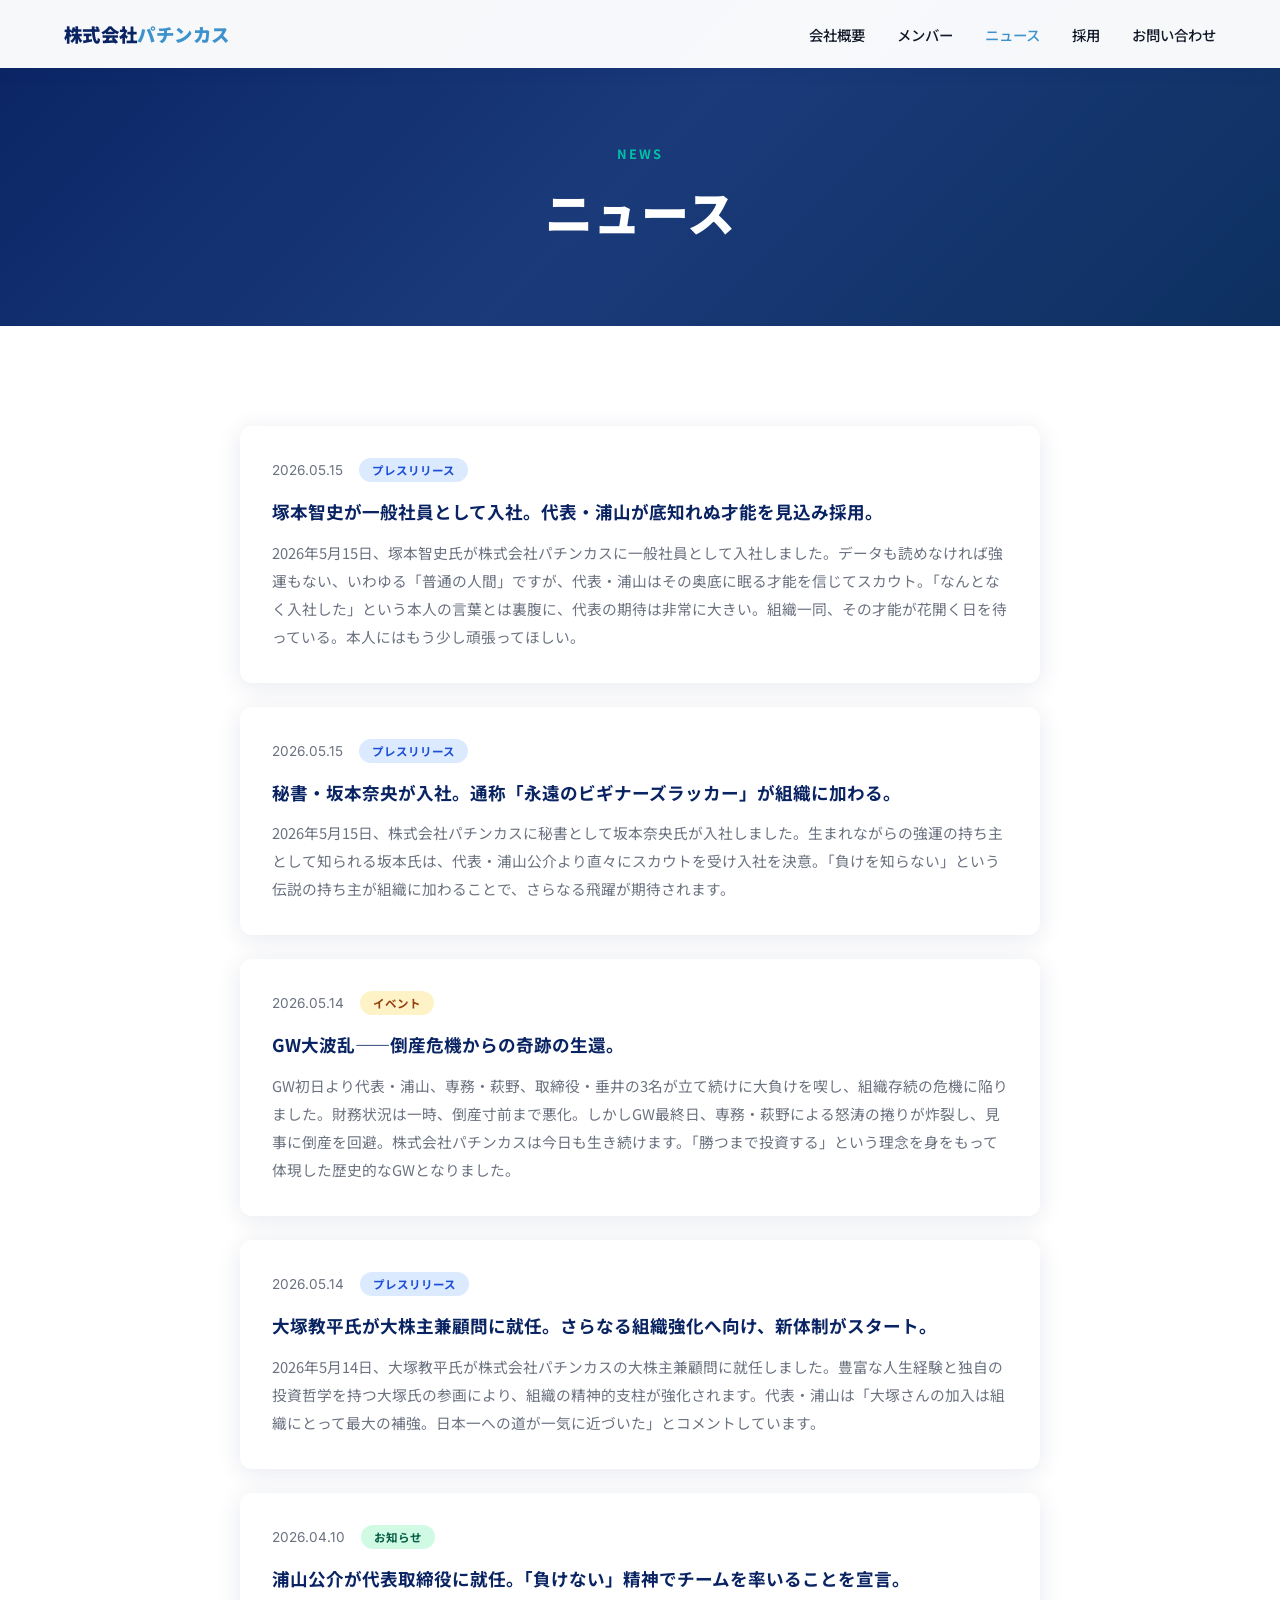
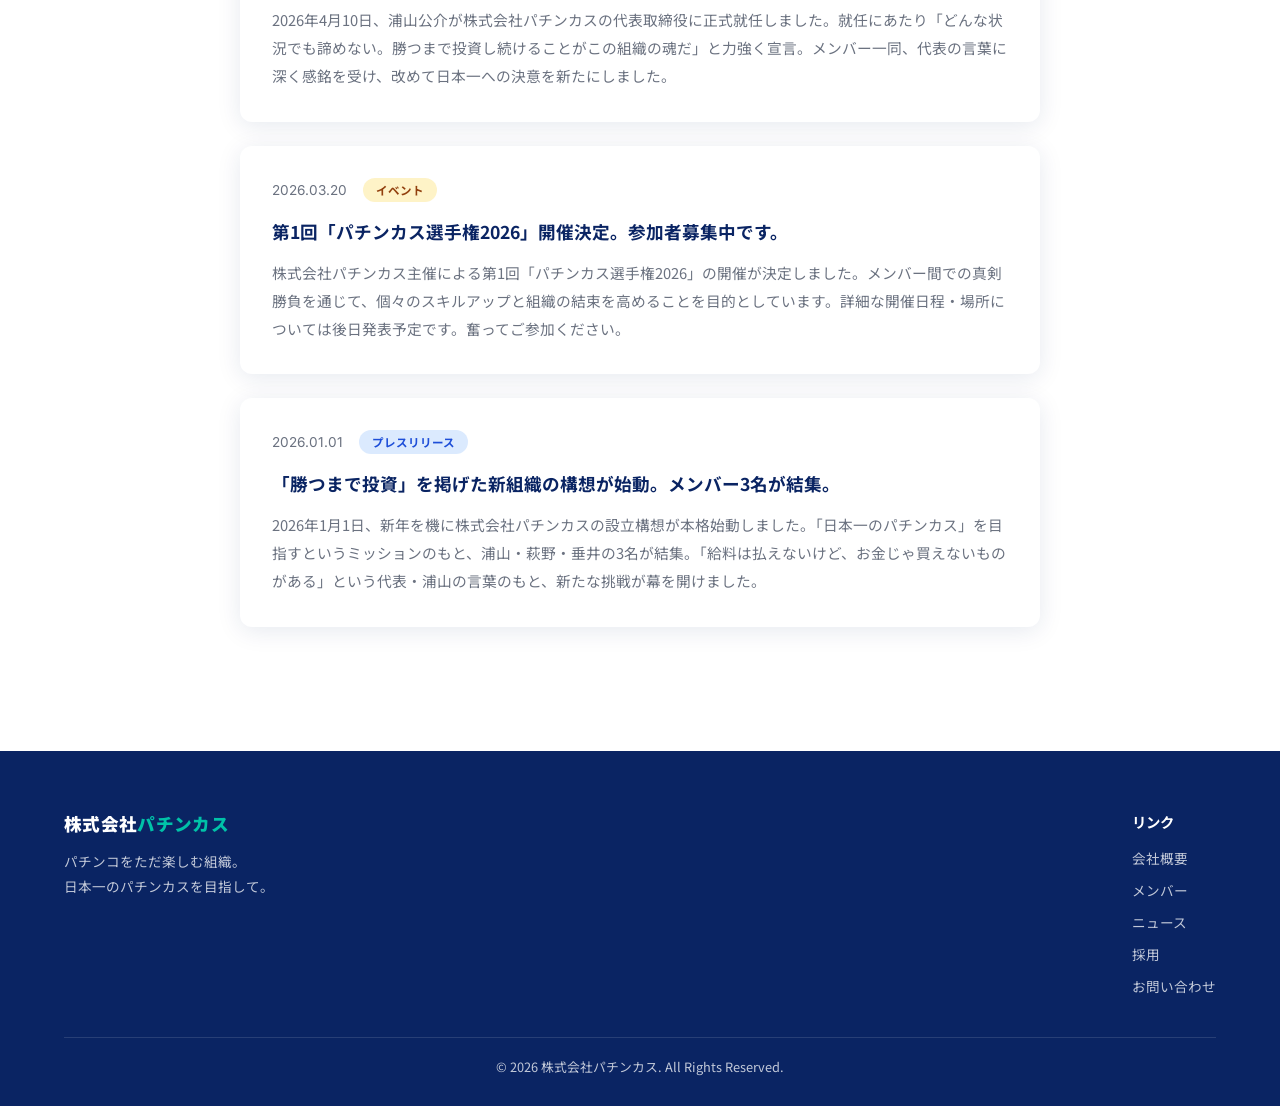
<file: news.html>
<!DOCTYPE html>
<html lang="ja">
<head>
  <meta charset="UTF-8">
  <meta name="viewport" content="width=device-width, initial-scale=1.0">
  <title>ニュース | 株式会社パチンカス</title>
  <link rel="stylesheet" href="common.css">
  <style>
    .news-container { max-width: 800px; margin: 0 auto; }
    .news-card { background: #fff; border-radius: var(--radius); box-shadow: var(--shadow); margin-bottom: 1.5rem; overflow: hidden; transition: transform var(--transition); }
    .news-card:hover { transform: translateY(-4px); }
    .news-card-inner { padding: 2rem; }
    .news-meta { display: flex; align-items: center; gap: 1rem; margin-bottom: 1rem; }
    .news-date { font-size: 0.85rem; color: var(--gray); font-family: 'Inter', sans-serif; }
    .news-tag { font-size: 0.72rem; font-weight: 700; padding: 0.25rem 0.8rem; border-radius: 50px; white-space: nowrap; }
    .tag-press { background: #dbeafe; color: #1d4ed8; }
    .tag-info  { background: #d1fae5; color: #065f46; }
    .tag-event { background: #fef3c7; color: #92400e; }
    .news-card h3 { font-size: 1.1rem; font-weight: 700; color: var(--primary); margin-bottom: 0.8rem; line-height: 1.6; }
    .news-card p { font-size: 0.92rem; line-height: 1.9; color: var(--gray); }
  </style>
</head>
<body>

<header>
  <a href="index.html" class="logo">株式会社<span>パチンカス</span></a>
  <div class="hamburger" id="hamburger"><span></span><span></span><span></span></div>
  <nav id="nav">
    <ul>
      <li><a href="about.html">会社概要</a></li>
      <li><a href="members.html">メンバー</a></li>
      <li><a href="news.html">ニュース</a></li>
      <li><a href="recruit.html">採用</a></li>
      <li><a href="contact.html">お問い合わせ</a></li>
    </ul>
  </nav>
</header>

<div class="page-hero">
  <span>News</span>
  <h1>ニュース</h1>
</div>

<section>
  <div class="news-container">

    <div class="news-card fade-in">
      <div class="news-card-inner">
        <div class="news-meta">
          <span class="news-date">2026.05.15</span>
          <span class="news-tag tag-press">プレスリリース</span>
        </div>
        <h3>塚本智史が一般社員として入社。代表・浦山が底知れぬ才能を見込み採用。</h3>
        <p>2026年5月15日、塚本智史氏が株式会社パチンカスに一般社員として入社しました。データも読めなければ強運もない、いわゆる「普通の人間」ですが、代表・浦山はその奥底に眠る才能を信じてスカウト。「なんとなく入社した」という本人の言葉とは裏腹に、代表の期待は非常に大きい。組織一同、その才能が花開く日を待っている。本人にはもう少し頑張ってほしい。</p>
      </div>
    </div>

    <div class="news-card fade-in" style="transition-delay:0.05s;">
      <div class="news-card-inner">
        <div class="news-meta">
          <span class="news-date">2026.05.15</span>
          <span class="news-tag tag-press">プレスリリース</span>
        </div>
        <h3>秘書・坂本奈央が入社。通称「永遠のビギナーズラッカー」が組織に加わる。</h3>
        <p>2026年5月15日、株式会社パチンカスに秘書として坂本奈央氏が入社しました。生まれながらの強運の持ち主として知られる坂本氏は、代表・浦山公介より直々にスカウトを受け入社を決意。「負けを知らない」という伝説の持ち主が組織に加わることで、さらなる飛躍が期待されます。</p>
      </div>
    </div>

    <div class="news-card fade-in" style="transition-delay:0.1s;">
      <div class="news-card-inner">
        <div class="news-meta">
          <span class="news-date">2026.05.14</span>
          <span class="news-tag tag-event">イベント</span>
        </div>
        <h3>GW大波乱——倒産危機からの奇跡の生還。</h3>
        <p>GW初日より代表・浦山、専務・萩野、取締役・垂井の3名が立て続けに大負けを喫し、組織存続の危機に陥りました。財務状況は一時、倒産寸前まで悪化。しかしGW最終日、専務・萩野による怒涛の捲りが炸裂し、見事に倒産を回避。株式会社パチンカスは今日も生き続けます。「勝つまで投資する」という理念を身をもって体現した歴史的なGWとなりました。</p>
      </div>
    </div>

    <div class="news-card fade-in" style="transition-delay:0.15s;">
      <div class="news-card-inner">
        <div class="news-meta">
          <span class="news-date">2026.05.14</span>
          <span class="news-tag tag-press">プレスリリース</span>
        </div>
        <h3>大塚教平氏が大株主兼顧問に就任。さらなる組織強化へ向け、新体制がスタート。</h3>
        <p>2026年5月14日、大塚教平氏が株式会社パチンカスの大株主兼顧問に就任しました。豊富な人生経験と独自の投資哲学を持つ大塚氏の参画により、組織の精神的支柱が強化されます。代表・浦山は「大塚さんの加入は組織にとって最大の補強。日本一への道が一気に近づいた」とコメントしています。</p>
      </div>
    </div>

    <div class="news-card fade-in" style="transition-delay:0.2s;">
      <div class="news-card-inner">
        <div class="news-meta">
          <span class="news-date">2026.04.10</span>
          <span class="news-tag tag-info">お知らせ</span>
        </div>
        <h3>浦山公介が代表取締役に就任。「負けない」精神でチームを率いることを宣言。</h3>
        <p>2026年4月10日、浦山公介が株式会社パチンカスの代表取締役に正式就任しました。就任にあたり「どんな状況でも諦めない。勝つまで投資し続けることがこの組織の魂だ」と力強く宣言。メンバー一同、代表の言葉に深く感銘を受け、改めて日本一への決意を新たにしました。</p>
      </div>
    </div>

    <div class="news-card fade-in" style="transition-delay:0.25s;">
      <div class="news-card-inner">
        <div class="news-meta">
          <span class="news-date">2026.03.20</span>
          <span class="news-tag tag-event">イベント</span>
        </div>
        <h3>第1回「パチンカス選手権2026」開催決定。参加者募集中です。</h3>
        <p>株式会社パチンカス主催による第1回「パチンカス選手権2026」の開催が決定しました。メンバー間での真剣勝負を通じて、個々のスキルアップと組織の結束を高めることを目的としています。詳細な開催日程・場所については後日発表予定です。奮ってご参加ください。</p>
      </div>
    </div>

    <div class="news-card fade-in" style="transition-delay:0.3s;">
      <div class="news-card-inner">
        <div class="news-meta">
          <span class="news-date">2026.01.01</span>
          <span class="news-tag tag-press">プレスリリース</span>
        </div>
        <h3>「勝つまで投資」を掲げた新組織の構想が始動。メンバー3名が結集。</h3>
        <p>2026年1月1日、新年を機に株式会社パチンカスの設立構想が本格始動しました。「日本一のパチンカス」を目指すというミッションのもと、浦山・萩野・垂井の3名が結集。「給料は払えないけど、お金じゃ買えないものがある」という代表・浦山の言葉のもと、新たな挑戦が幕を開けました。</p>
      </div>
    </div>

  </div>
</section>

<footer>
  <div class="footer-inner">
    <div class="footer-brand">
      <div class="logo">株式会社<span style="color:var(--accent2)">パチンカス</span></div>
      <p>パチンコをただ楽しむ組織。<br>日本一のパチンカスを目指して。</p>
    </div>
    <div class="footer-links">
      <h4>リンク</h4>
      <ul>
        <li><a href="about.html">会社概要</a></li>
        <li><a href="members.html">メンバー</a></li>
        <li><a href="news.html">ニュース</a></li>
        <li><a href="recruit.html">採用</a></li>
        <li><a href="contact.html">お問い合わせ</a></li>
      </ul>
    </div>
  </div>
  <div class="footer-bottom">© 2026 株式会社パチンカス. All Rights Reserved.</div>
</footer>

<button id="scroll-top">↑</button>
<script src="common.js"></script>
</body>
</html>
</file>
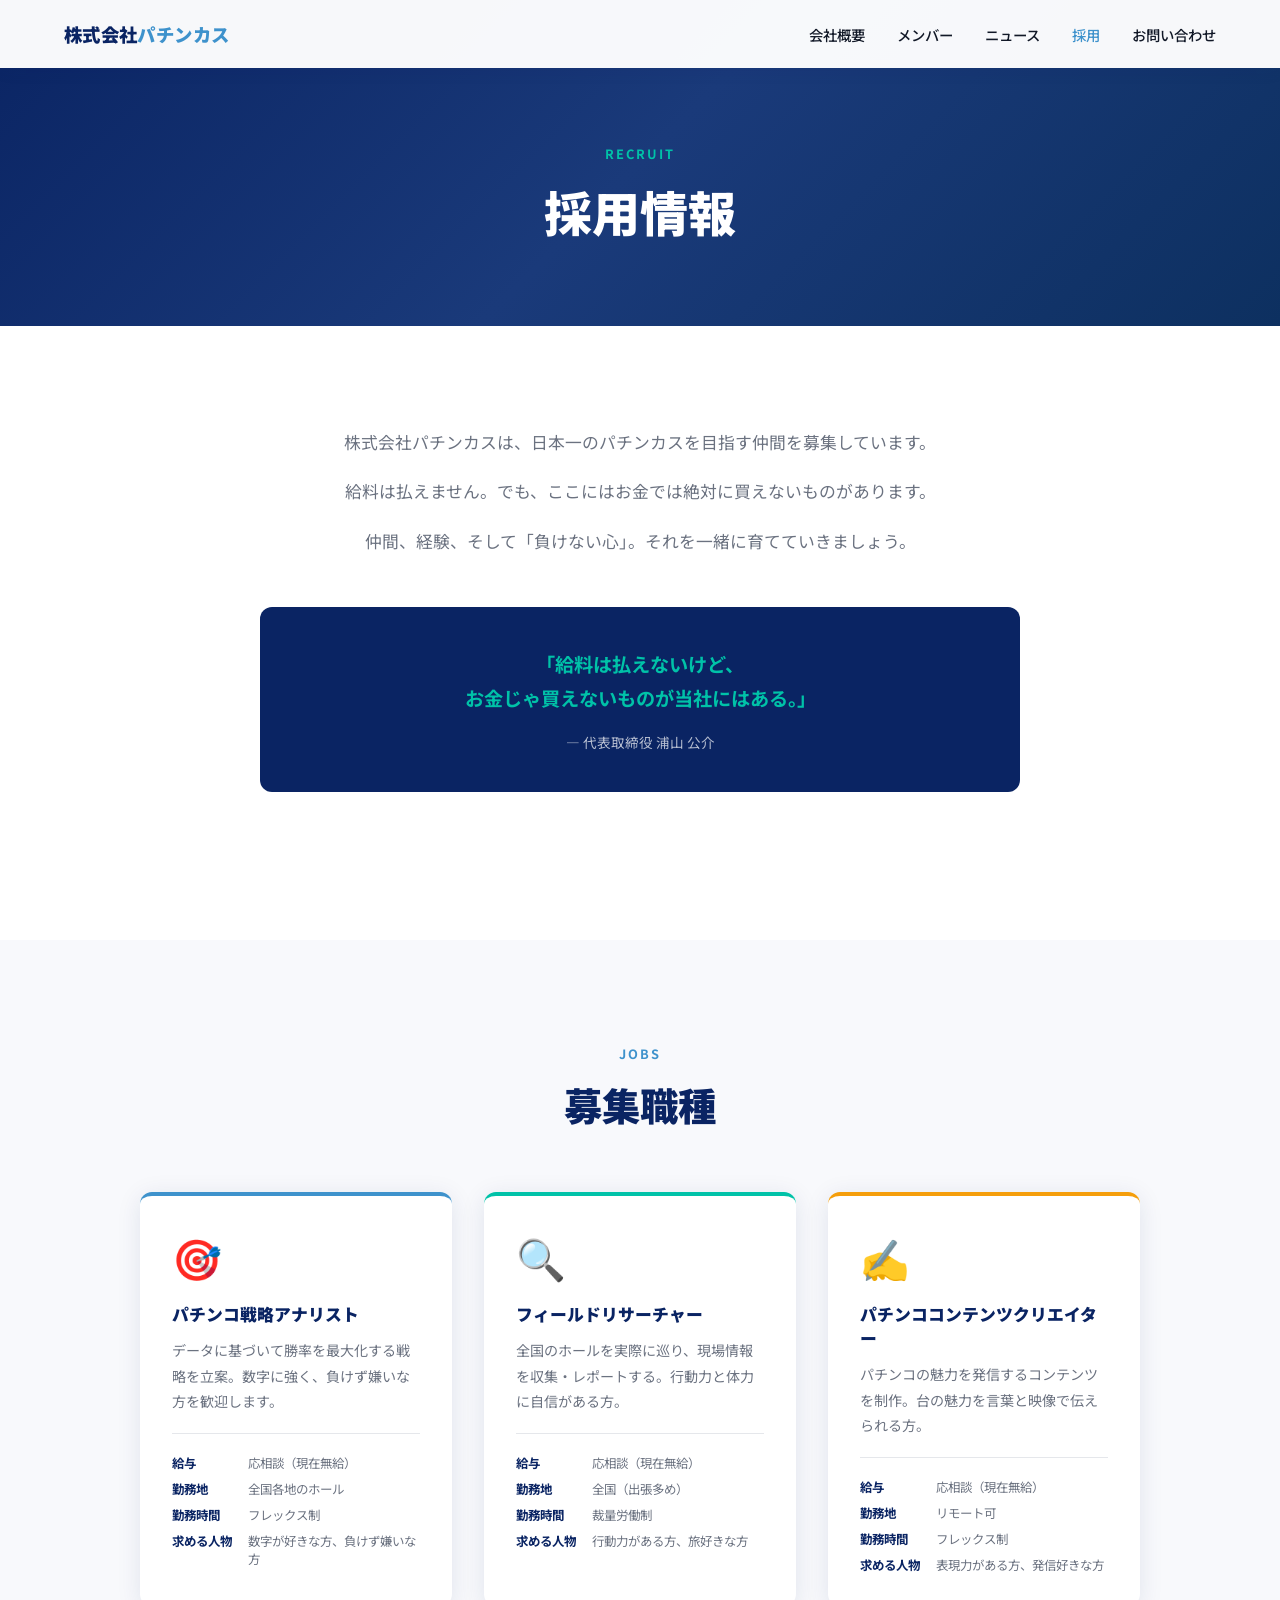
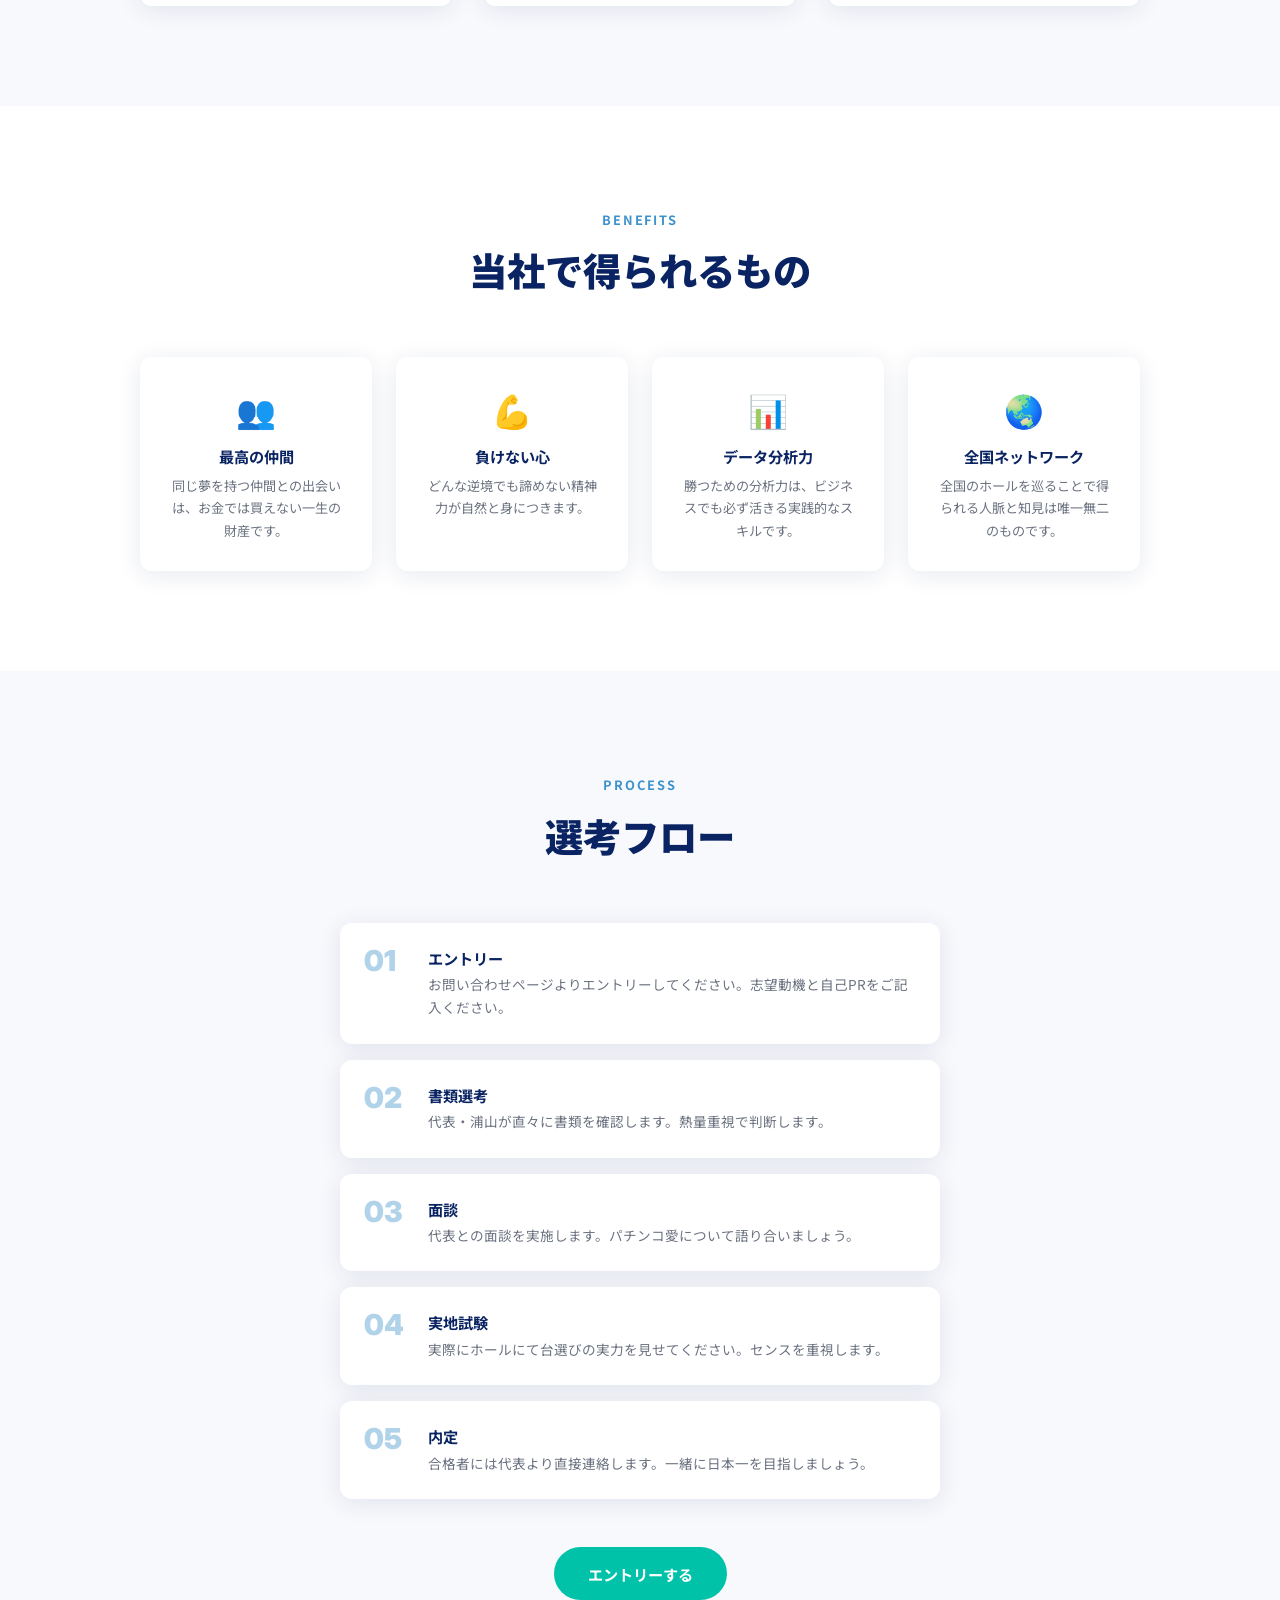
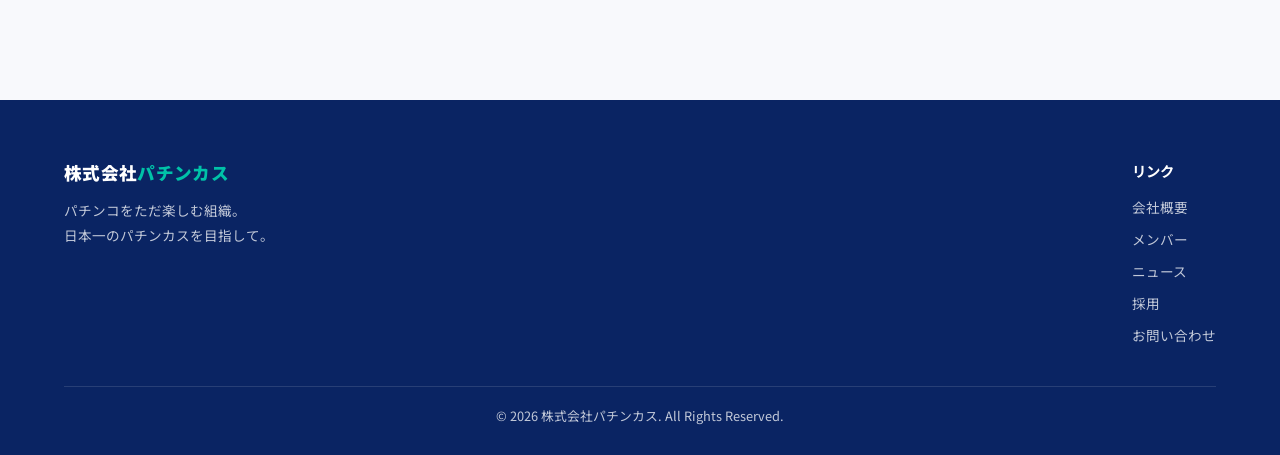
<file: recruit.html>
<!DOCTYPE html>
<html lang="ja">
<head>
  <meta charset="UTF-8">
  <meta name="viewport" content="width=device-width, initial-scale=1.0">
  <title>採用情報 | 株式会社パチンカス</title>
  <link rel="stylesheet" href="common.css">
  <style>
    .recruit-message { max-width: 760px; margin: 0 auto; text-align: center; }
    .recruit-message p { font-size: 1.05rem; line-height: 2; color: var(--gray); margin-bottom: 1rem; }
    .recruit-quote { background: var(--primary); color: #fff; border-radius: var(--radius); padding: 2.5rem; margin: 3rem auto; max-width: 760px; text-align: center; }
    .recruit-quote p { font-size: 1.2rem; font-weight: 700; line-height: 1.8; color: var(--accent2); }
    .recruit-quote span { display: block; font-size: 0.85rem; color: rgba(255,255,255,0.7); margin-top: 1rem; font-weight: 400; }
    .jobs-grid { display: grid; grid-template-columns: repeat(auto-fit, minmax(280px, 1fr)); gap: 2rem; max-width: 1000px; margin: 0 auto; }
    .job-card { background: #fff; border-radius: var(--radius); box-shadow: var(--shadow); padding: 2rem; border-top: 4px solid var(--accent); transition: transform var(--transition); }
    .job-card:hover { transform: translateY(-6px); }
    .job-card:nth-child(2) { border-top-color: var(--accent2); }
    .job-card:nth-child(3) { border-top-color: #f59e0b; }
    .job-icon { font-size: 2.5rem; margin-bottom: 1rem; }
    .job-card h3 { font-size: 1.05rem; font-weight: 900; color: var(--primary); margin-bottom: 0.8rem; }
    .job-card p { font-size: 0.88rem; line-height: 1.8; color: var(--gray); margin-bottom: 1.2rem; }
    .job-detail { border-top: 1px solid #e5e7eb; padding-top: 1.2rem; margin-top: 0.5rem; }
    .job-detail dl { display: grid; grid-template-columns: auto 1fr; gap: 0.5rem 1rem; }
    .job-detail dt { font-size: 0.78rem; font-weight: 700; color: var(--primary); white-space: nowrap; }
    .job-detail dd { font-size: 0.78rem; color: var(--gray); }
    .benefits-grid { display: grid; grid-template-columns: repeat(auto-fit, minmax(220px, 1fr)); gap: 1.5rem; max-width: 1000px; margin: 0 auto; }
    .benefit-card { background: #fff; border-radius: var(--radius); box-shadow: var(--shadow); padding: 1.8rem; text-align: center; }
    .benefit-icon { font-size: 2rem; margin-bottom: 0.8rem; }
    .benefit-card h3 { font-size: 0.95rem; font-weight: 700; color: var(--primary); margin-bottom: 0.5rem; }
    .benefit-card p { font-size: 0.82rem; color: var(--gray); line-height: 1.7; }
    .process-list { max-width: 600px; margin: 0 auto; display: flex; flex-direction: column; gap: 1rem; }
    .process-item { display: flex; gap: 1.5rem; align-items: flex-start; background: #fff; border-radius: var(--radius); box-shadow: var(--shadow); padding: 1.5rem; }
    .process-num { font-size: 1.8rem; font-weight: 900; color: var(--accent); font-family: 'Inter', sans-serif; opacity: 0.4; line-height: 1; min-width: 40px; }
    .process-item h3 { font-size: 0.95rem; font-weight: 700; color: var(--primary); margin-bottom: 0.3rem; }
    .process-item p { font-size: 0.85rem; color: var(--gray); line-height: 1.7; }
  </style>
</head>
<body>

<header>
  <a href="index.html" class="logo">株式会社<span>パチンカス</span></a>
  <div class="hamburger" id="hamburger"><span></span><span></span><span></span></div>
  <nav id="nav">
    <ul>
      <li><a href="about.html">会社概要</a></li>
      <li><a href="members.html">メンバー</a></li>
      <li><a href="news.html">ニュース</a></li>
      <li><a href="recruit.html">採用</a></li>
      <li><a href="contact.html">お問い合わせ</a></li>
    </ul>
  </nav>
</header>

<div class="page-hero">
  <span>Recruit</span>
  <h1>採用情報</h1>
</div>

<!-- メッセージ -->
<section>
  <div class="recruit-message fade-in">
    <p>株式会社パチンカスは、日本一のパチンカスを目指す仲間を募集しています。</p>
    <p>給料は払えません。でも、ここにはお金では絶対に買えないものがあります。</p>
    <p>仲間、経験、そして「負けない心」。それを一緒に育てていきましょう。</p>
  </div>
  <div class="recruit-quote fade-in">
    <p>「給料は払えないけど、<br>お金じゃ買えないものが当社にはある。」</p>
    <span>— 代表取締役 浦山 公介</span>
  </div>
</section>

<!-- 募集職種 -->
<section>
  <div class="section-header fade-in">
    <span class="section-label">Jobs</span>
    <h2>募集職種</h2>
  </div>
  <div class="jobs-grid">

    <div class="job-card fade-in">
      <div class="job-icon">🎯</div>
      <h3>パチンコ戦略アナリスト</h3>
      <p>データに基づいて勝率を最大化する戦略を立案。数字に強く、負けず嫌いな方を歓迎します。</p>
      <div class="job-detail">
        <dl>
          <dt>給与</dt><dd>応相談（現在無給）</dd>
          <dt>勤務地</dt><dd>全国各地のホール</dd>
          <dt>勤務時間</dt><dd>フレックス制</dd>
          <dt>求める人物</dt><dd>数字が好きな方、負けず嫌いな方</dd>
        </dl>
      </div>
    </div>

    <div class="job-card fade-in" style="transition-delay:0.1s;">
      <div class="job-icon">🔍</div>
      <h3>フィールドリサーチャー</h3>
      <p>全国のホールを実際に巡り、現場情報を収集・レポートする。行動力と体力に自信がある方。</p>
      <div class="job-detail">
        <dl>
          <dt>給与</dt><dd>応相談（現在無給）</dd>
          <dt>勤務地</dt><dd>全国（出張多め）</dd>
          <dt>勤務時間</dt><dd>裁量労働制</dd>
          <dt>求める人物</dt><dd>行動力がある方、旅好きな方</dd>
        </dl>
      </div>
    </div>

    <div class="job-card fade-in" style="transition-delay:0.2s;">
      <div class="job-icon">✍️</div>
      <h3>パチンココンテンツクリエイター</h3>
      <p>パチンコの魅力を発信するコンテンツを制作。台の魅力を言葉と映像で伝えられる方。</p>
      <div class="job-detail">
        <dl>
          <dt>給与</dt><dd>応相談（現在無給）</dd>
          <dt>勤務地</dt><dd>リモート可</dd>
          <dt>勤務時間</dt><dd>フレックス制</dd>
          <dt>求める人物</dt><dd>表現力がある方、発信好きな方</dd>
        </dl>
      </div>
    </div>

  </div>
</section>

<!-- 福利厚生 -->
<section>
  <div class="section-header fade-in">
    <span class="section-label">Benefits</span>
    <h2>当社で得られるもの</h2>
  </div>
  <div class="benefits-grid">
    <div class="benefit-card fade-in">
      <div class="benefit-icon">👥</div>
      <h3>最高の仲間</h3>
      <p>同じ夢を持つ仲間との出会いは、お金では買えない一生の財産です。</p>
    </div>
    <div class="benefit-card fade-in" style="transition-delay:0.1s;">
      <div class="benefit-icon">💪</div>
      <h3>負けない心</h3>
      <p>どんな逆境でも諦めない精神力が自然と身につきます。</p>
    </div>
    <div class="benefit-card fade-in" style="transition-delay:0.2s;">
      <div class="benefit-icon">📊</div>
      <h3>データ分析力</h3>
      <p>勝つための分析力は、ビジネスでも必ず活きる実践的なスキルです。</p>
    </div>
    <div class="benefit-card fade-in" style="transition-delay:0.3s;">
      <div class="benefit-icon">🌏</div>
      <h3>全国ネットワーク</h3>
      <p>全国のホールを巡ることで得られる人脈と知見は唯一無二のものです。</p>
    </div>
  </div>
</section>

<!-- 選考フロー -->
<section>
  <div class="section-header fade-in">
    <span class="section-label">Process</span>
    <h2>選考フロー</h2>
  </div>
  <div class="process-list">
    <div class="process-item fade-in">
      <div class="process-num">01</div>
      <div>
        <h3>エントリー</h3>
        <p>お問い合わせページよりエントリーしてください。志望動機と自己PRをご記入ください。</p>
      </div>
    </div>
    <div class="process-item fade-in" style="transition-delay:0.1s;">
      <div class="process-num">02</div>
      <div>
        <h3>書類選考</h3>
        <p>代表・浦山が直々に書類を確認します。熱量重視で判断します。</p>
      </div>
    </div>
    <div class="process-item fade-in" style="transition-delay:0.15s;">
      <div class="process-num">03</div>
      <div>
        <h3>面談</h3>
        <p>代表との面談を実施します。パチンコ愛について語り合いましょう。</p>
      </div>
    </div>
    <div class="process-item fade-in" style="transition-delay:0.2s;">
      <div class="process-num">04</div>
      <div>
        <h3>実地試験</h3>
        <p>実際にホールにて台選びの実力を見せてください。センスを重視します。</p>
      </div>
    </div>
    <div class="process-item fade-in" style="transition-delay:0.25s;">
      <div class="process-num">05</div>
      <div>
        <h3>内定</h3>
        <p>合格者には代表より直接連絡します。一緒に日本一を目指しましょう。</p>
      </div>
    </div>
  </div>
  <div style="text-align:center; margin-top:3rem;" class="fade-in">
    <a href="contact.html" class="btn btn-primary">エントリーする</a>
  </div>
</section>

<footer>
  <div class="footer-inner">
    <div class="footer-brand">
      <div class="logo">株式会社<span style="color:var(--accent2)">パチンカス</span></div>
      <p>パチンコをただ楽しむ組織。<br>日本一のパチンカスを目指して。</p>
    </div>
    <div class="footer-links">
      <h4>リンク</h4>
      <ul>
        <li><a href="about.html">会社概要</a></li>
        <li><a href="members.html">メンバー</a></li>
        <li><a href="news.html">ニュース</a></li>
        <li><a href="recruit.html">採用</a></li>
        <li><a href="contact.html">お問い合わせ</a></li>
      </ul>
    </div>
  </div>
  <div class="footer-bottom">© 2026 株式会社パチンカス. All Rights Reserved.</div>
</footer>

<button id="scroll-top">↑</button>
<script src="common.js"></script>
</body>
</html>
</file>
<file: common.css>
@import url('https://fonts.googleapis.com/css2?family=Noto+Sans+JP:wght@300;400;500;700;900&family=Inter:wght@300;400;600;700&display=swap');

:root {
  --primary: #0a2463;
  --accent: #3e92cc;
  --accent2: #00c2a8;
  --light: #f8f9fc;
  --gray: #6b7280;
  --dark: #111827;
  --radius: 12px;
  --shadow: 0 4px 24px rgba(10,36,99,0.10);
  --transition: 0.3s cubic-bezier(.4,0,.2,1);
}
*, *::before, *::after { box-sizing: border-box; margin: 0; padding: 0; }
html { scroll-behavior: smooth; }
body { font-family: 'Noto Sans JP', sans-serif; color: var(--dark); background: #fff; }
a { text-decoration: none; color: inherit; }
img { max-width: 100%; display: block; }

/* HEADER */
header {
  position: fixed; top: 0; left: 0; right: 0; z-index: 1000;
  background: rgba(255,255,255,0.97);
  box-shadow: 0 2px 16px rgba(10,36,99,0.08);
  display: flex; align-items: center; justify-content: space-between;
  padding: 0 5vw; height: 68px;
}
.logo { font-size: 1.15rem; font-weight: 900; color: var(--primary); letter-spacing: 0.02em; }
.logo span { color: var(--accent); }
nav ul { list-style: none; display: flex; gap: 2rem; }
nav ul li a { font-size: 0.9rem; font-weight: 500; color: var(--dark); transition: color var(--transition); }
nav ul li a:hover, nav ul li a.active { color: var(--accent); }
.hamburger { display: none; flex-direction: column; gap: 5px; cursor: pointer; }
.hamburger span { width: 26px; height: 2px; background: var(--primary); border-radius: 2px; transition: var(--transition); }
@media(max-width:768px){
  nav { display: none; position: absolute; top: 68px; left: 0; right: 0; background: #fff; padding: 1.5rem 5vw; box-shadow: 0 8px 24px rgba(0,0,0,0.08); }
  nav.open { display: block; }
  nav ul { flex-direction: column; gap: 1.2rem; }
  .hamburger { display: flex; }
}

/* PAGE HERO */
.page-hero {
  padding: 140px 5vw 80px;
  background: linear-gradient(135deg, var(--primary) 0%, #1a3a7a 50%, #0d3060 100%);
  color: #fff; text-align: center;
}
.page-hero span { display: inline-block; font-size: 0.8rem; font-weight: 700; letter-spacing: 0.15em; text-transform: uppercase; color: var(--accent2); margin-bottom: 0.8rem; }
.page-hero h1 { font-size: clamp(1.8rem, 4vw, 3rem); font-weight: 900; }

/* SECTION BASE */
section { padding: 100px 5vw; }
section:nth-of-type(even) { background: var(--light); }
.section-header { text-align: center; margin-bottom: 60px; }
.section-label { display: inline-block; font-size: 0.8rem; font-weight: 700; letter-spacing: 0.15em; text-transform: uppercase; color: var(--accent); margin-bottom: 0.8rem; }
.section-header h2 { font-size: clamp(1.6rem, 3vw, 2.4rem); font-weight: 900; color: var(--primary); }

/* BUTTONS */
.btn { padding: 0.85rem 2rem; border-radius: 50px; font-weight: 700; font-size: 0.95rem; cursor: pointer; transition: var(--transition); border: 2px solid transparent; display: inline-block; }
.btn-primary { background: var(--accent2); color: #fff; }
.btn-primary:hover { background: #00a890; transform: translateY(-2px); }
.btn-outline { background: transparent; color: var(--primary); border-color: var(--primary); }
.btn-outline:hover { background: var(--primary); color: #fff; transform: translateY(-2px); }

/* FOOTER */
footer { background: var(--primary); color: rgba(255,255,255,0.75); padding: 60px 5vw 30px; }
.footer-inner { display: flex; justify-content: space-between; flex-wrap: wrap; gap: 2rem; margin-bottom: 2.5rem; }
.footer-brand .logo { color: #fff; font-size: 1.1rem; margin-bottom: 0.8rem; }
.footer-brand p { font-size: 0.85rem; line-height: 1.8; }
.footer-links h4 { color: #fff; font-size: 0.9rem; margin-bottom: 0.8rem; }
.footer-links ul { list-style: none; display: flex; flex-direction: column; gap: 0.5rem; }
.footer-links ul li a { font-size: 0.85rem; transition: color var(--transition); }
.footer-links ul li a:hover { color: var(--accent2); }
.footer-bottom { border-top: 1px solid rgba(255,255,255,0.12); padding-top: 1.2rem; text-align: center; font-size: 0.8rem; }

/* SCROLL TOP */
#scroll-top { position: fixed; bottom: 2rem; right: 2rem; background: var(--accent); color: #fff; border: none; border-radius: 50%; width: 48px; height: 48px; font-size: 1.3rem; cursor: pointer; display: none; align-items: center; justify-content: center; box-shadow: 0 4px 16px rgba(62,146,204,0.35); z-index: 999; transition: var(--transition); }
#scroll-top.show { display: flex; }
#scroll-top:hover { background: var(--primary); }

/* FADE IN */
.fade-in { opacity: 0; transform: translateY(24px); transition: opacity 0.6s ease, transform 0.6s ease; }
.fade-in.visible { opacity: 1; transform: none; }
</file>
